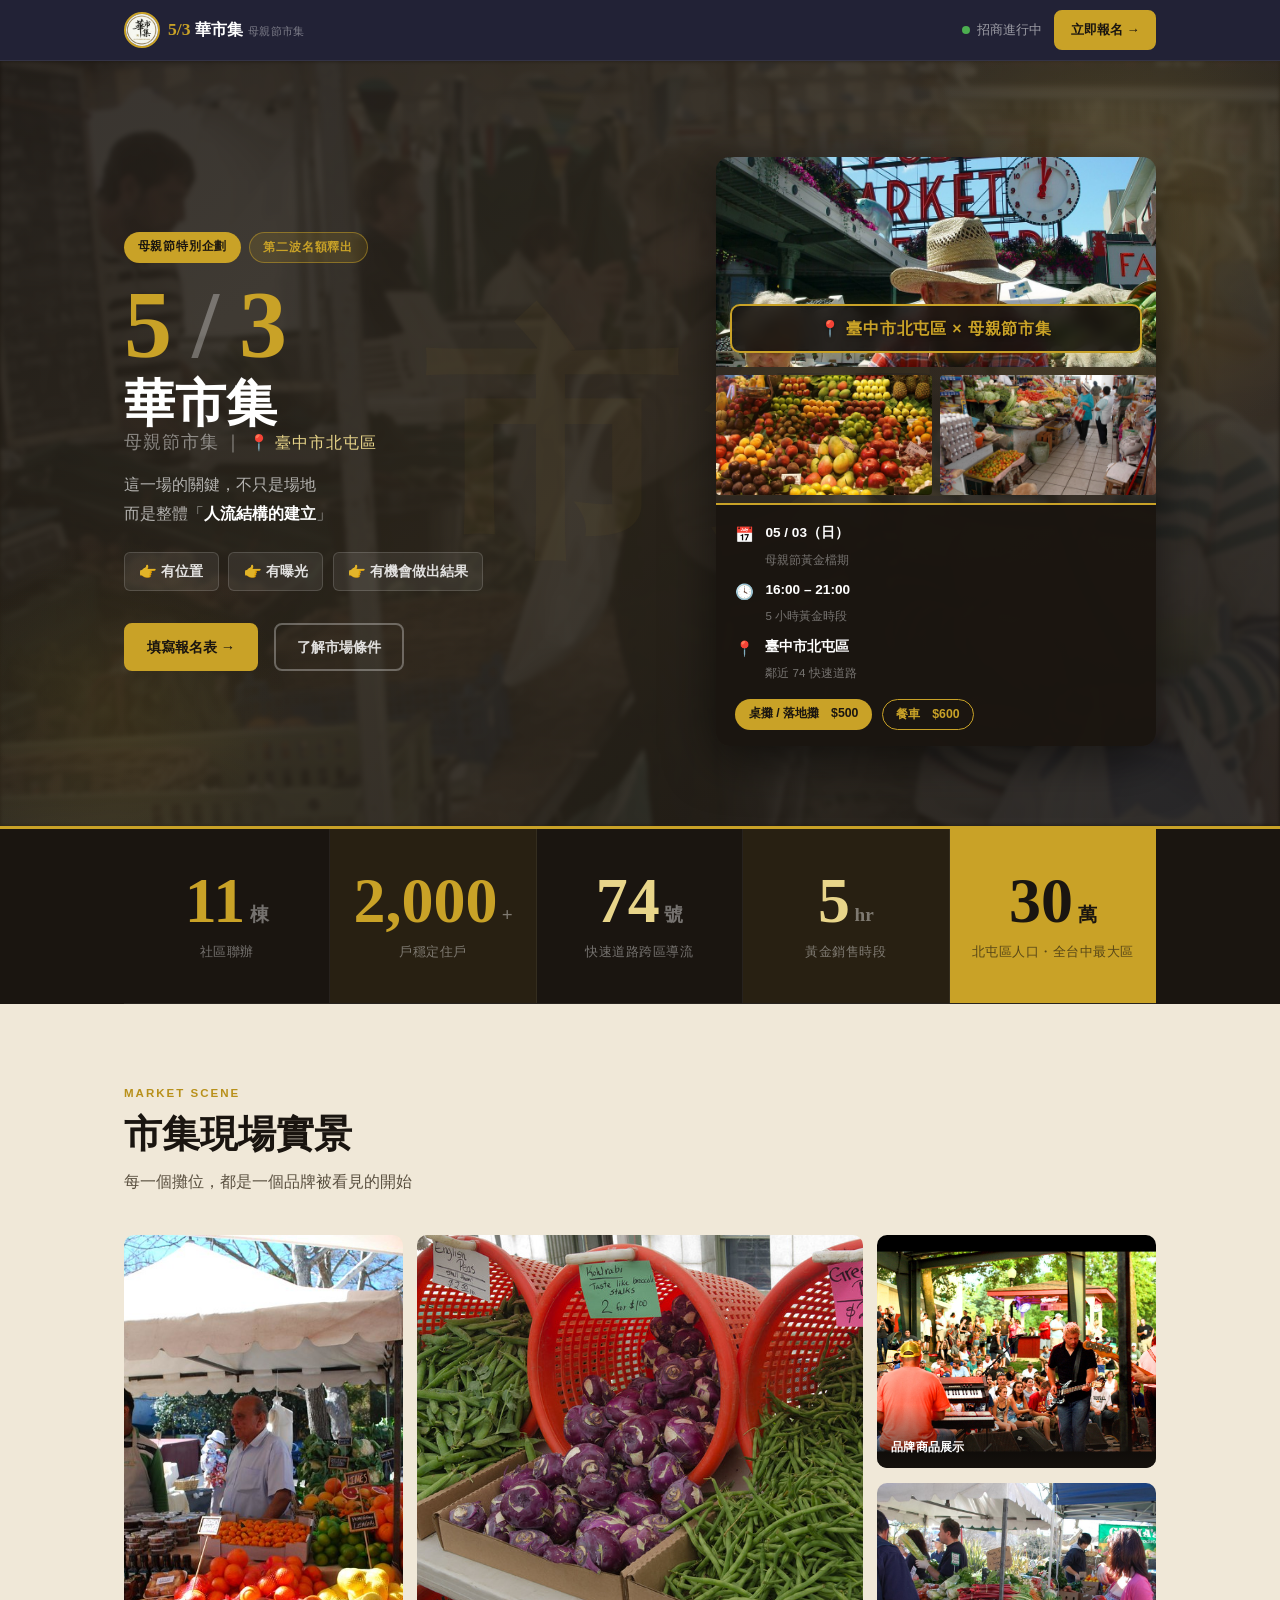
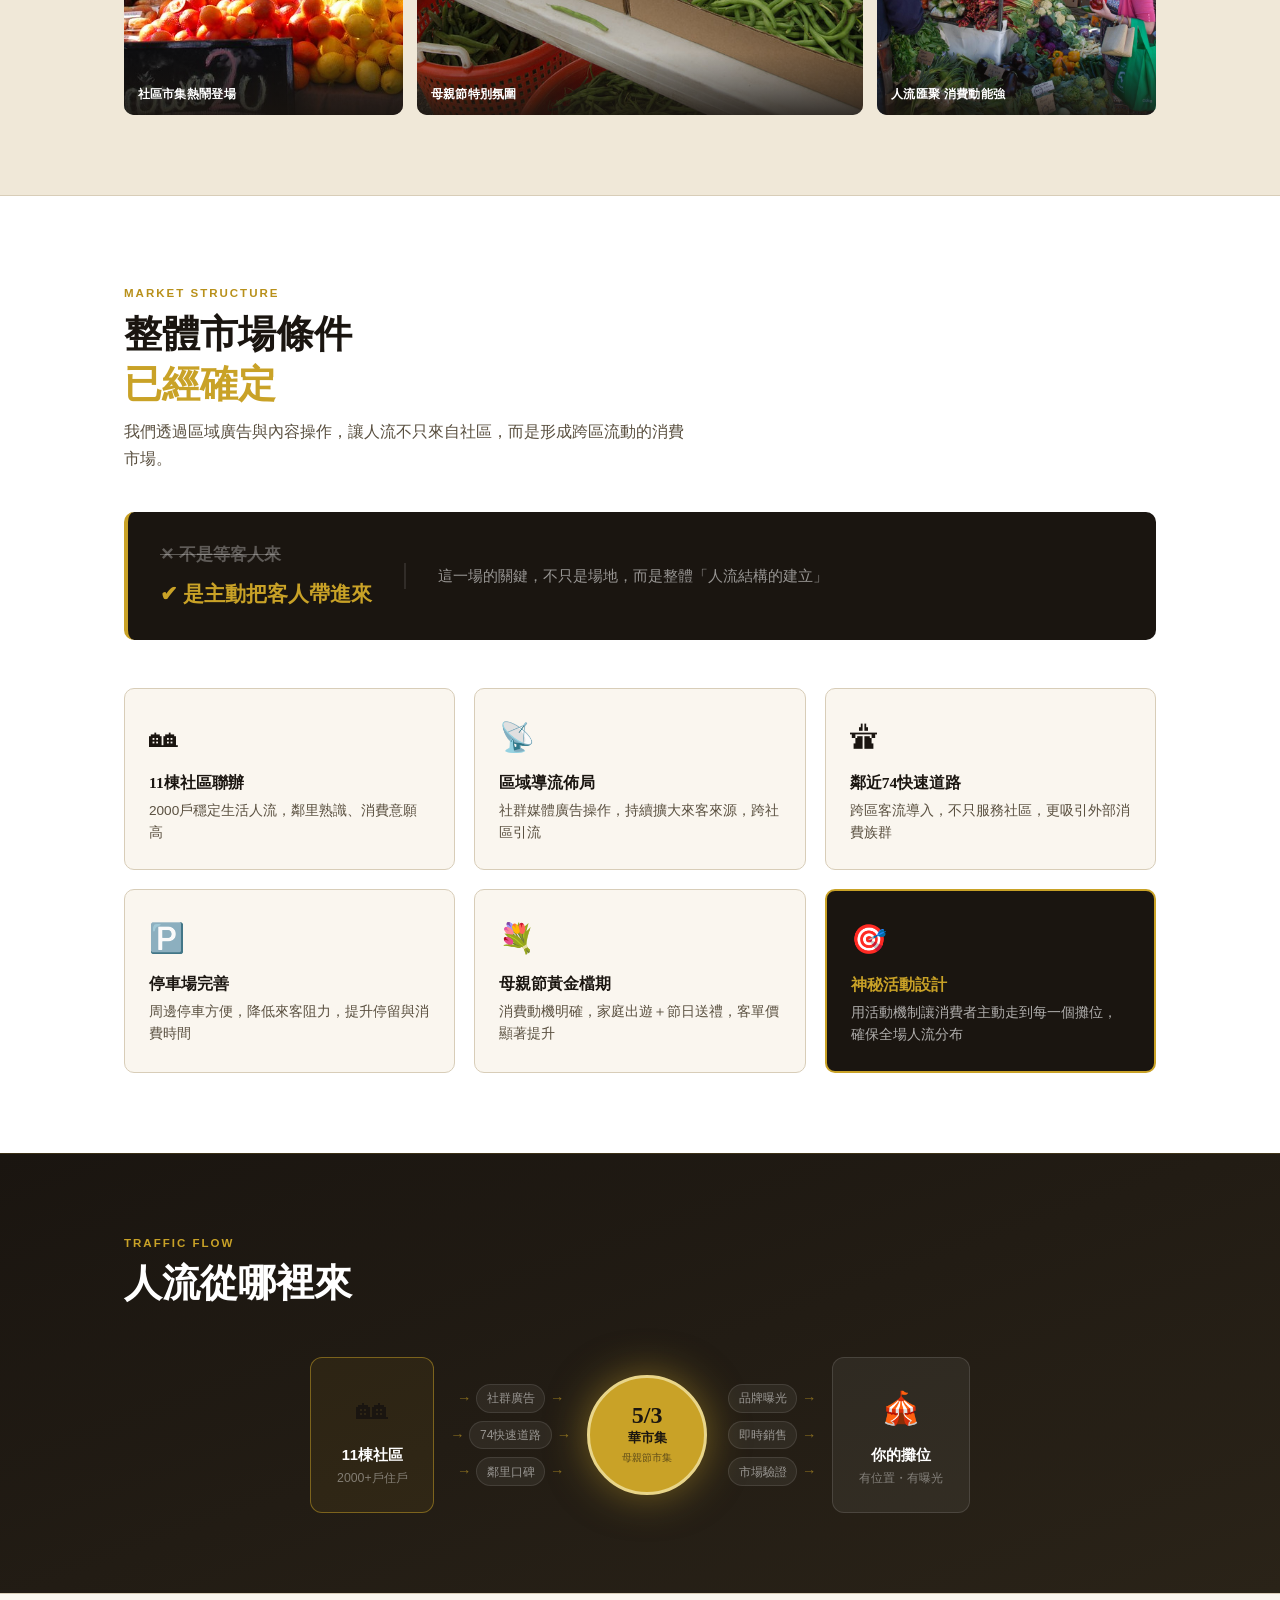
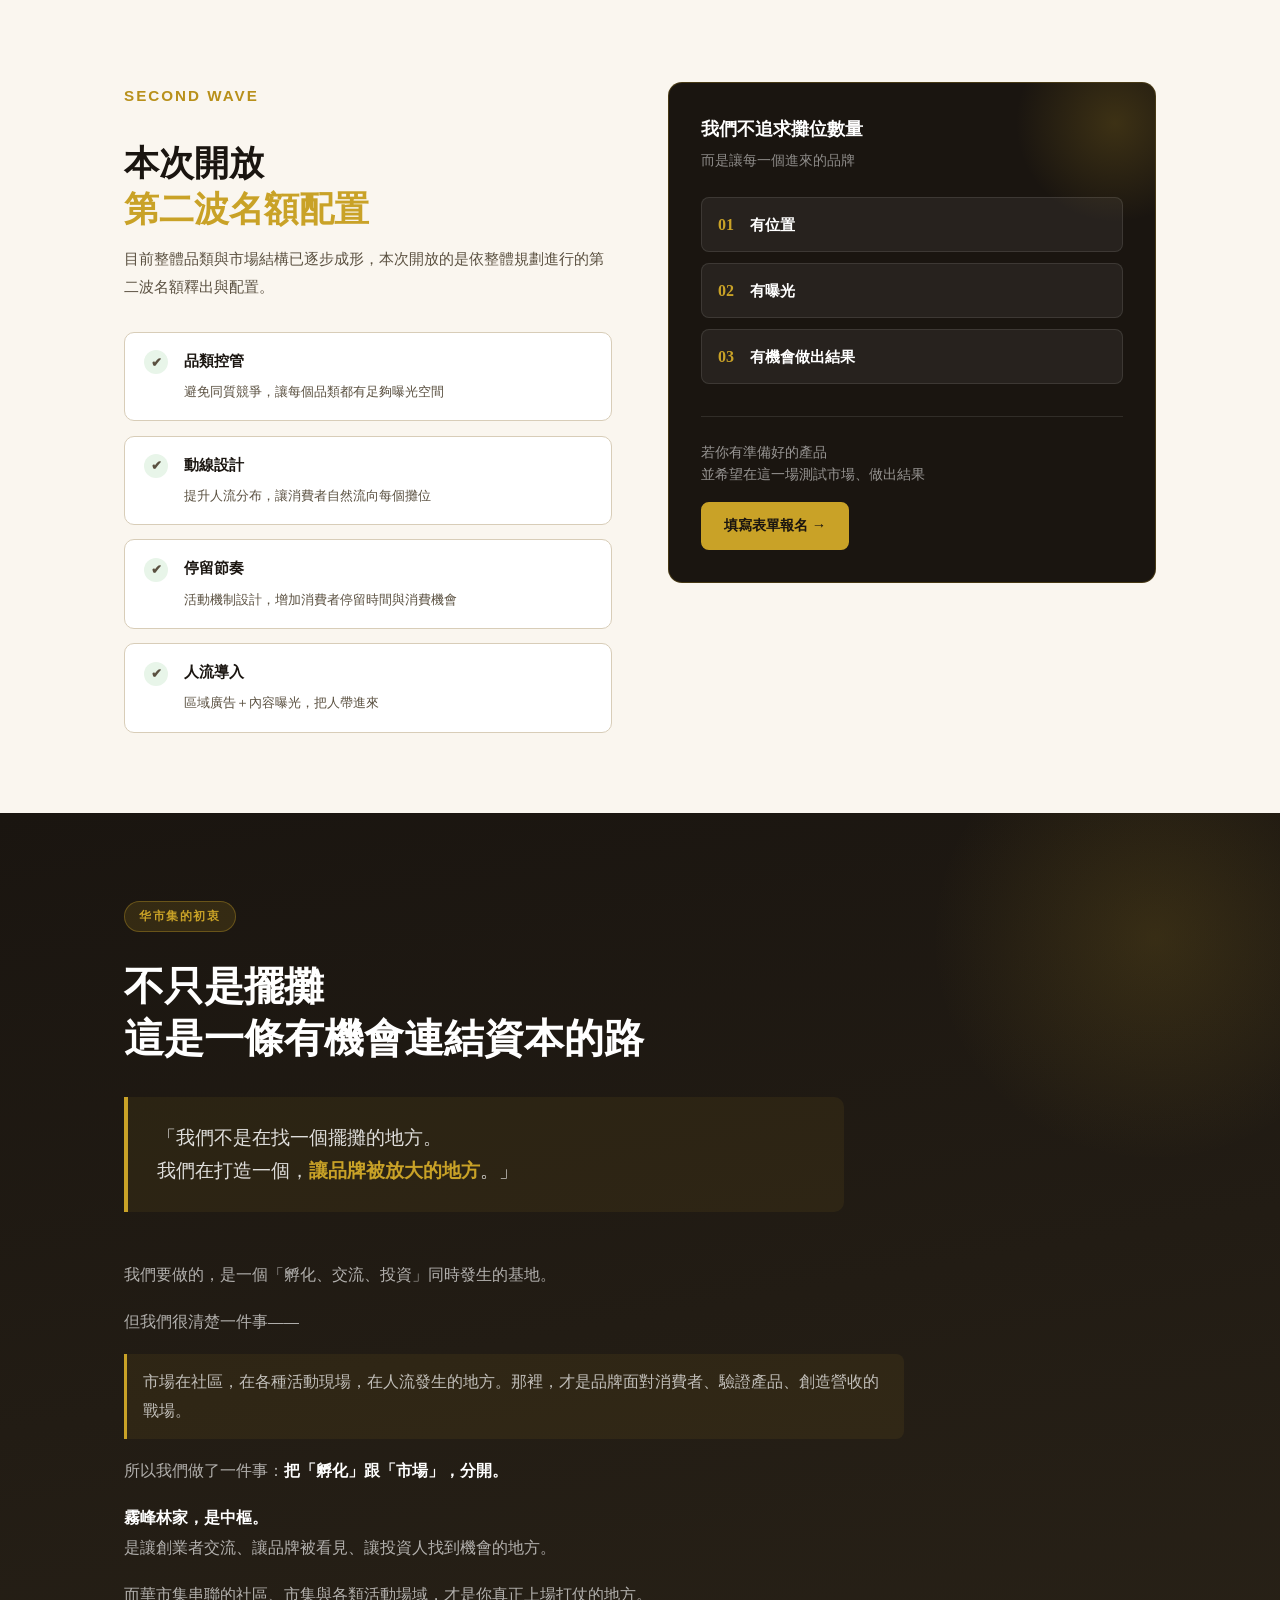
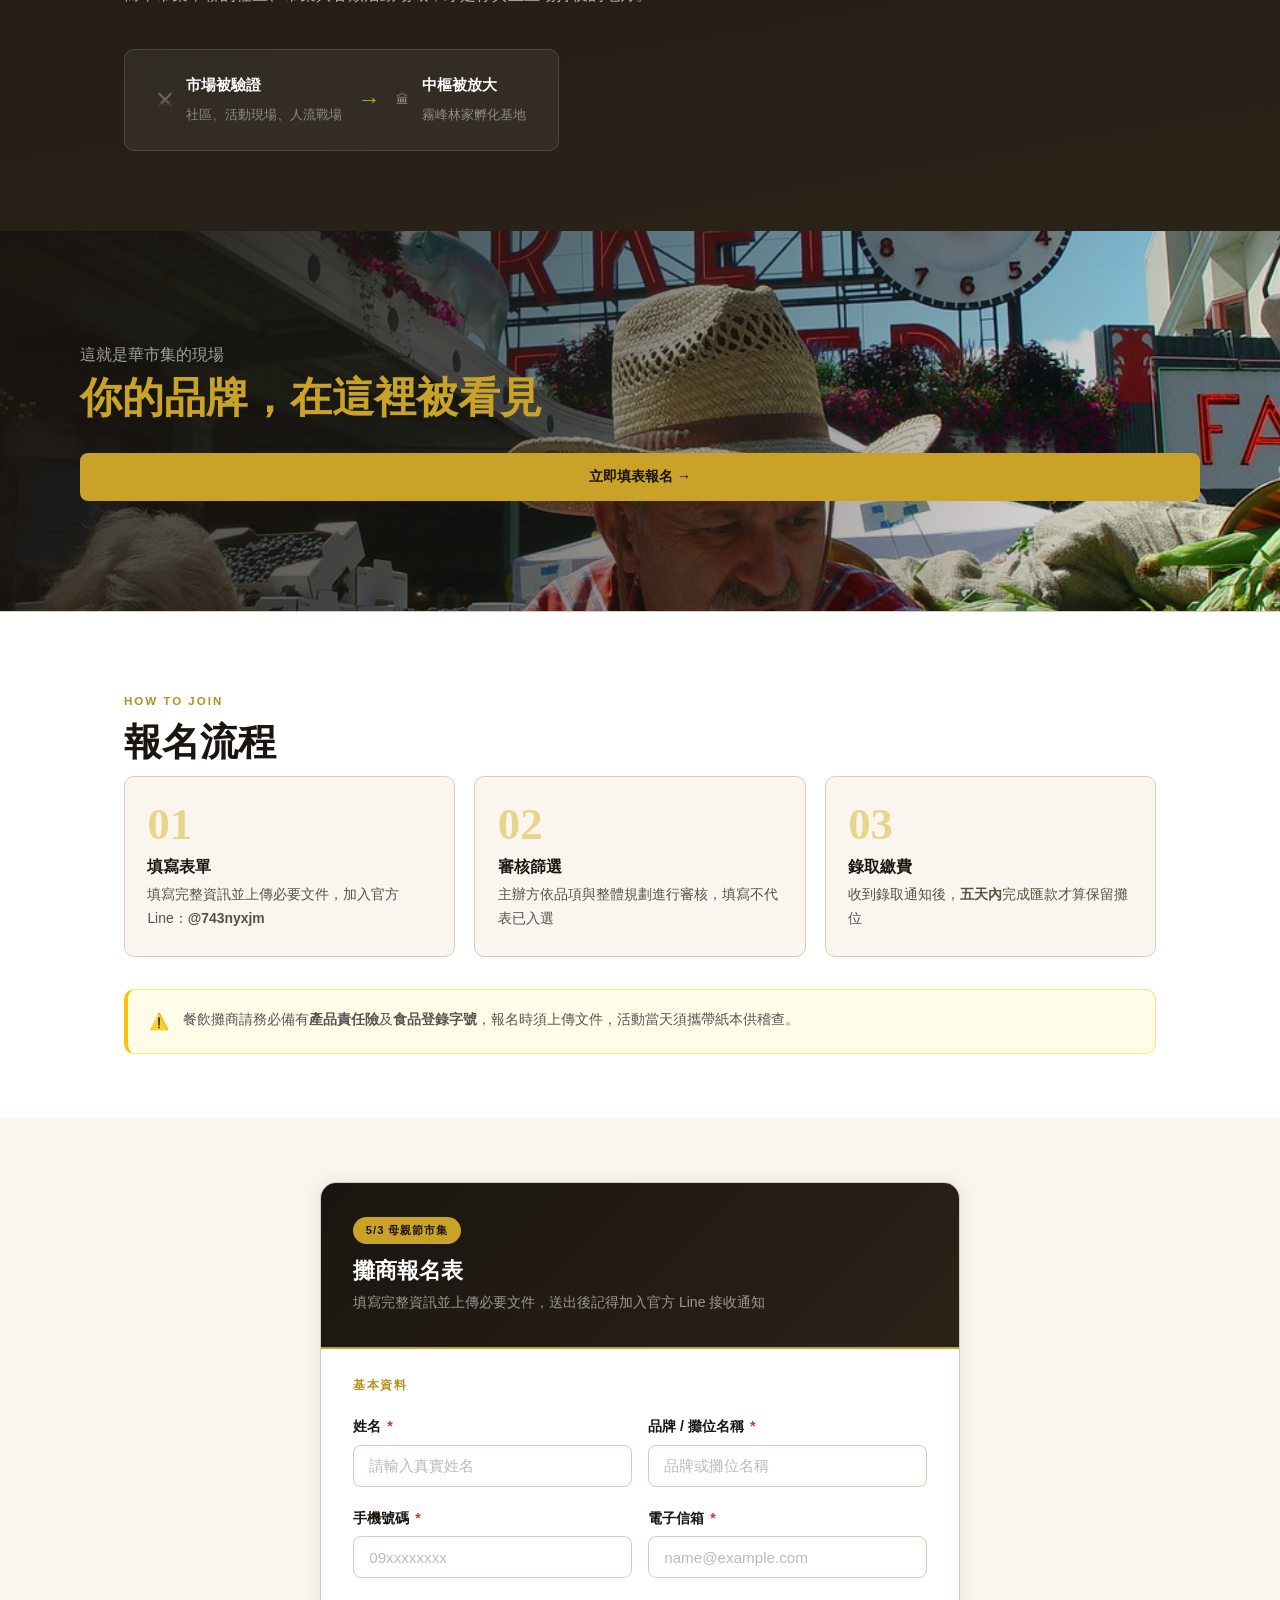
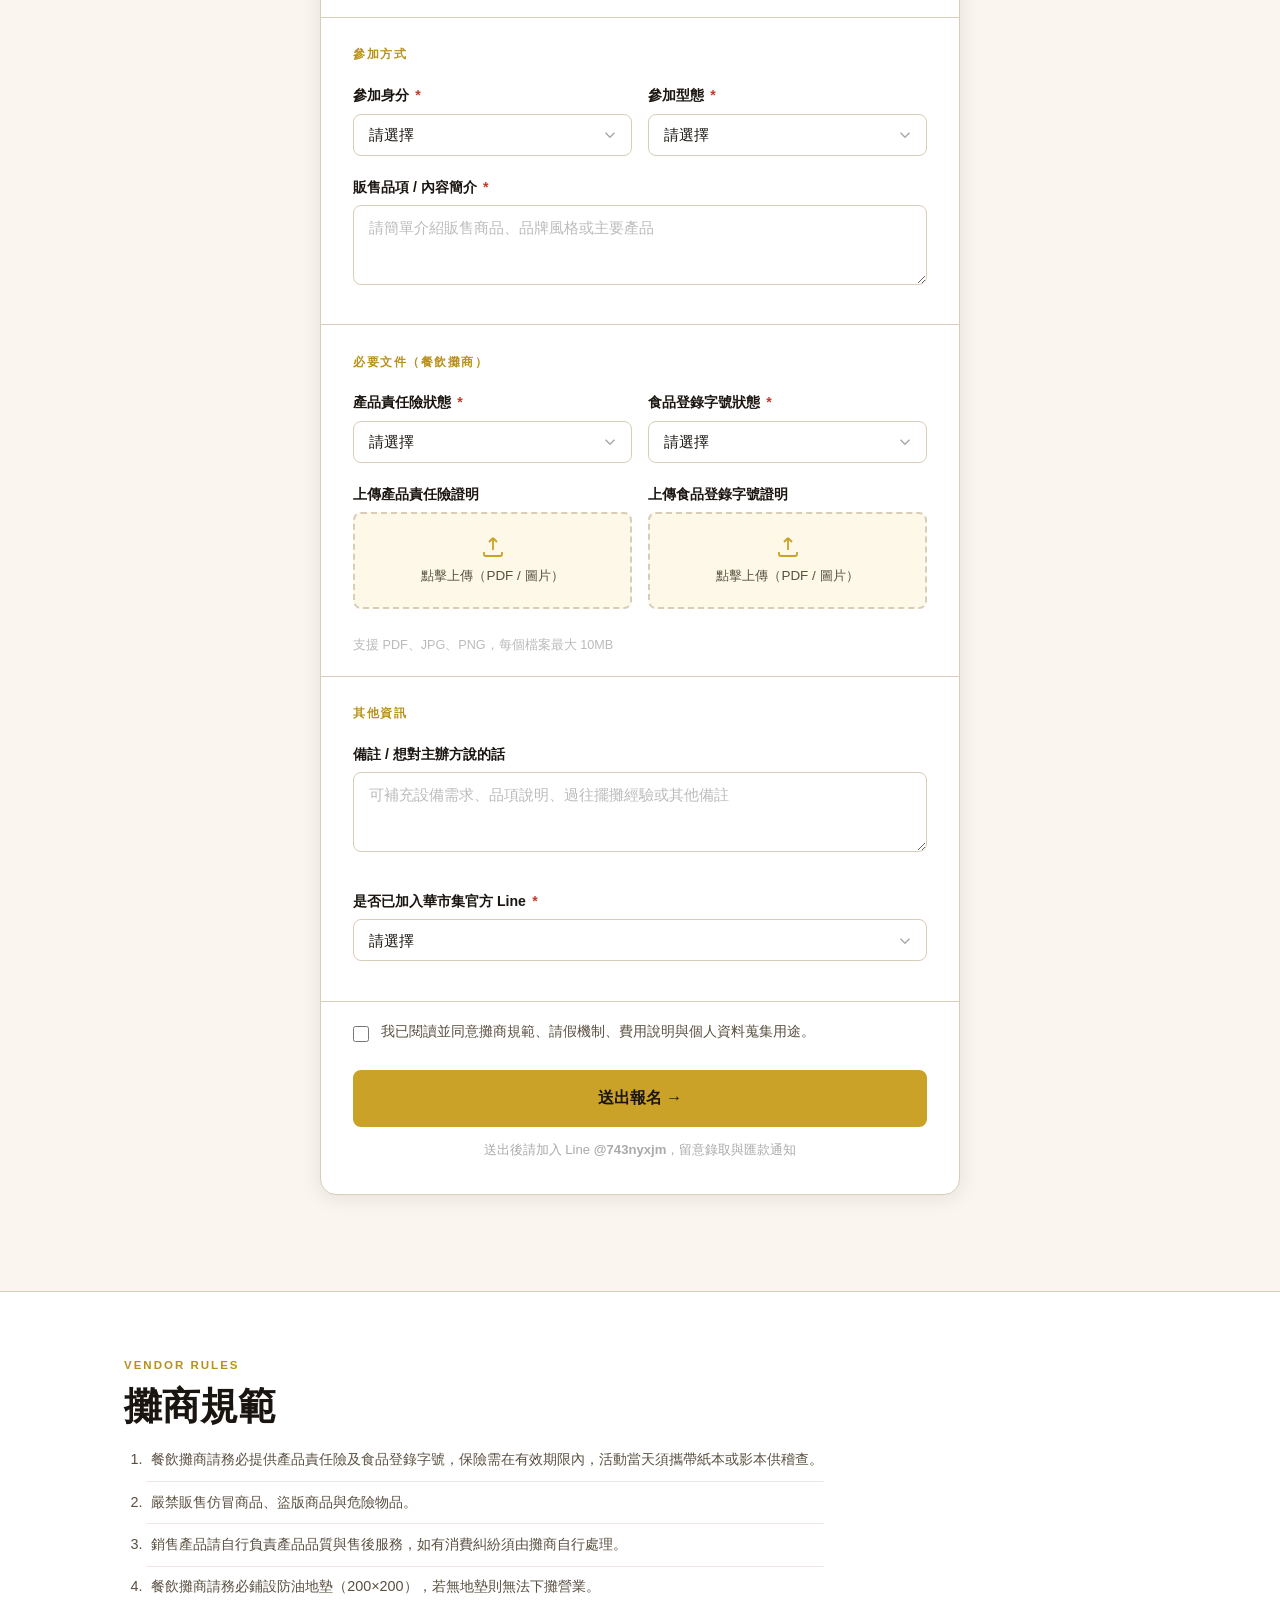
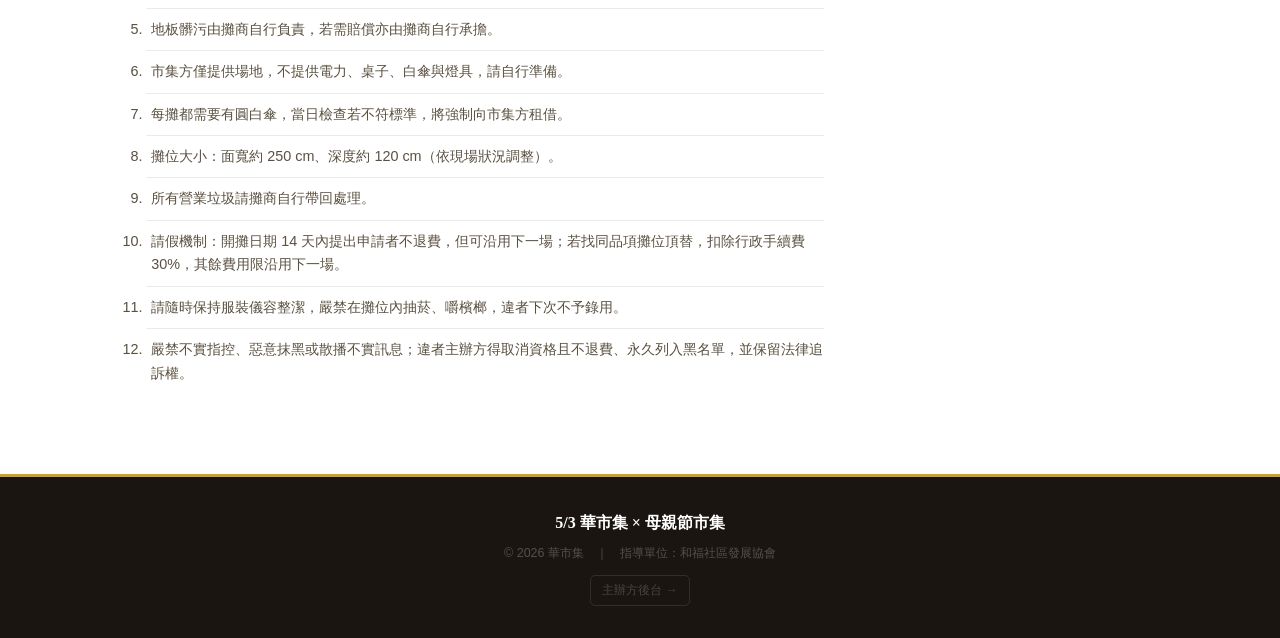
<file: index.html>
<!DOCTYPE html>
<html lang="zh-Hant">
<head>
  <meta charset="UTF-8">
  <meta name="viewport" content="width=device-width, initial-scale=1.0">
  <meta http-equiv="Content-Security-Policy" content="default-src 'self'; script-src 'self' 'unsafe-inline'; style-src 'self' 'unsafe-inline' https://fonts.googleapis.com; font-src https://fonts.gstatic.com; img-src 'self' data: blob: https://live.staticflickr.com; connect-src https://script.google.com https://script.googleusercontent.com; frame-ancestors 'none'; base-uri 'self';">
  <meta http-equiv="X-Content-Type-Options" content="nosniff">
  <meta name="referrer" content="no-referrer">
  <title>5/3 華市集 × 母親節市集 — 招商報名</title>
  <meta name="description" content="5/3 華市集母親節檔期。11棟社區聯辦、2000戶住戶、母親節黃金檔期。品類控管、人流結構已建立，現開放第二波招商。">
  <link rel="preconnect" href="https://fonts.googleapis.com">
  <link rel="preconnect" href="https://fonts.gstatic.com" crossorigin>
  <link href="https://fonts.googleapis.com/css2?family=Noto+Serif+TC:wght@500;700;900&family=Noto+Sans+TC:wght@400;500;600;700&display=swap" rel="stylesheet">
  <link rel="stylesheet" href="styles.css">
</head>
<body>

  <!-- ── HEADER ── -->
  <header class="site-header">
    <div class="container header-inner">
      <a href="#" class="brand">
        <img src="logo.jpg" alt="華市集" class="brand-logo">
        <div class="brand-text">
          <span class="brand-date">5/3</span>
          <span class="brand-name">華市集</span>
          <span class="brand-tag">母親節市集</span>
        </div>
      </a>
      <div class="header-right">
        <span class="header-status">
          <span class="dot-pulse"></span> 招商進行中
        </span>
        <a href="#form" class="btn btn-primary btn-sm">立即報名 →</a>
      </div>
    </div>
  </header>

  <!-- ── HERO ── -->
  <section class="hero">

    <div class="hero-bg-photo" aria-hidden="true">
      <img src="photos/market-bg.jpg" alt="">
    </div>
    <!-- 背景文字裝飾 -->
    <div class="hero-bg-deco" aria-hidden="true">市集</div>
    <div class="container hero-inner">
      <div class="hero-left">
        <div class="hero-badge-row">
          <span class="badge-event">母親節特別企劃</span>
          <span class="badge-wave">第二波名額釋出</span>
        </div>
        <h1>
          <span class="h1-date">5 <em>/</em> 3</span>
          <span class="h1-main">華市集</span>
          <span class="h1-sub">母親節市集 ｜ <em class="h1-loc">📍 臺中市北屯區</em></span>
        </h1>
        <p class="hero-desc">
          這一場的關鍵，不只是場地<br>
          而是整體「<strong>人流結構的建立</strong>」
        </p>
        <div class="hero-promise">
          <span>👉 有位置</span>
          <span>👉 有曝光</span>
          <span>👉 有機會做出結果</span>
        </div>
        <div class="hero-cta-row">
          <a href="#form" class="btn btn-primary">填寫報名表 →</a>
          <a href="#pitch" class="btn btn-outline-w">了解市場條件</a>
        </div>
      </div>
      <div class="hero-right">
        <div class="hero-photocol">

          <div class="hpc-main">
            <img src="photos/market-main.jpg" alt="市集現場">
            <div class="hpc-badge">📍 臺中市北屯區 × 母親節市集</div>
          </div>

          <div class="hpc-sub">
            <div class="hpc-sm"><img src="photos/market-bbq.jpg" alt="攤位現場"></div>
            <div class="hpc-sm"><img src="photos/market-night1.jpg" alt="市集人流"></div>
          </div>
          <!-- 活動資訊條 -->
          <div class="hpc-info">
            <div class="hpi-row">
              <div class="hpi-item"><span>📅</span><div><b>05 / 03（日）</b><small>母親節黃金檔期</small></div></div>
              <div class="hpi-item"><span>🕓</span><div><b>16:00 – 21:00</b><small>5 小時黃金時段</small></div></div>
              <div class="hpi-item"><span>📍</span><div><b>臺中市北屯區</b><small>鄰近 74 快速道路</small></div></div>
            </div>
            <div class="hpi-fee">
              <span class="fee-tag">桌攤 / 落地攤　$500</span>
              <span class="fee-tag fee-tag--outline">餐車　$600</span>
            </div>
          </div>
        </div>
      </div>
    </div>
  </section>

  <!-- ── STATS 數字牆 ── -->
  <section class="stats-section">
    <div class="container">
      <div class="stats-grid">
        <div class="stat-item">
          <div class="stat-num" data-target="11">0</div>
          <div class="stat-unit">棟</div>
          <div class="stat-label">社區聯辦</div>
        </div>
        <div class="stat-item stat-item--mid">
          <div class="stat-num" data-target="2000">0</div>
          <div class="stat-unit">+</div>
          <div class="stat-label">戶穩定住戶</div>
        </div>
        <div class="stat-item">
          <div class="stat-num stat-text">74</div>
          <div class="stat-unit">號</div>
          <div class="stat-label">快速道路跨區導流</div>
        </div>
        <div class="stat-item stat-item--mid">
          <div class="stat-num stat-text">5</div>
          <div class="stat-unit">hr</div>
          <div class="stat-label">黃金銷售時段</div>
        </div>
        <div class="stat-item stat-item--accent">
          <div class="stat-num stat-text">30</div>
          <div class="stat-unit">萬</div>
          <div class="stat-label">北屯區人口・全台中最大區</div>
        </div>
      </div>
    </div>
  </section>

  <!-- ── 市集現場實景 ── -->
  <section class="scene-section">
    <div class="container">
      <p class="sec-eyebrow">Market Scene</p>
      <h2 class="sec-title">市集現場實景</h2>
      <p class="sec-desc">每一個攤位，都是一個品牌被看見的開始</p>

      <div class="scene-grid">
        <div class="sg-item sg-tall">
          <img src="photos/market-outdoor.jpg" alt="社區市集現場">
          <div class="sg-cap">社區市集熱鬧登場</div>
        </div>
        <div class="sg-col">
          <div class="sg-item">
            <img src="photos/market-games.jpg" alt="品牌商品展示">
            <div class="sg-cap">品牌商品展示</div>
          </div>
          <div class="sg-item">
            <img src="photos/market-food.jpg" alt="市集人流">
            <div class="sg-cap">人流匯聚 消費動能強</div>
          </div>
        </div>
        <div class="sg-item sg-tall">
          <img src="photos/market-siopak.jpg" alt="母親節氛圍">
          <div class="sg-cap">母親節特別氛圍</div>
        </div>
      </div>
    </div>
  </section>

  <!-- ── PITCH 市場條件 ── -->
  <section class="pitch-section" id="pitch">
    <div class="container">
      <div class="pitch-top">
        <p class="sec-eyebrow">Market Structure</p>
        <h2 class="sec-title">整體市場條件<br><span>已經確定</span></h2>
        <p class="sec-desc">我們透過區域廣告與內容操作，讓人流不只來自社區，而是形成跨區流動的消費市場。</p>
      </div>

      <!-- 大口號 -->
      <div class="pitch-slogan">
        <div class="slogan-left">
          <div class="slogan-no">✕ 不是等客人來</div>
          <div class="slogan-yes">✔ 是主動把客人帶進來</div>
        </div>
        <div class="slogan-right">
          <p>這一場的關鍵，不只是場地，而是整體「人流結構的建立」</p>
        </div>
      </div>

      <!-- 條件 checklist -->
      <div class="conditions-grid">
        <div class="condition-card">
          <div class="cc-icon">🏘</div>
          <h4>11棟社區聯辦</h4>
          <p>2000戶穩定生活人流，鄰里熟識、消費意願高</p>
        </div>
        <div class="condition-card">
          <div class="cc-icon">📡</div>
          <h4>區域導流佈局</h4>
          <p>社群媒體廣告操作，持續擴大來客來源，跨社區引流</p>
        </div>
        <div class="condition-card">
          <div class="cc-icon">🛣</div>
          <h4>鄰近74快速道路</h4>
          <p>跨區客流導入，不只服務社區，更吸引外部消費族群</p>
        </div>
        <div class="condition-card">
          <div class="cc-icon">🅿️</div>
          <h4>停車場完善</h4>
          <p>周邊停車方便，降低來客阻力，提升停留與消費時間</p>
        </div>
        <div class="condition-card">
          <div class="cc-icon">💐</div>
          <h4>母親節黃金檔期</h4>
          <p>消費動機明確，家庭出遊＋節日送禮，客單價顯著提升</p>
        </div>
        <div class="condition-card condition-card--highlight">
          <div class="cc-icon">🎯</div>
          <h4>神秘活動設計</h4>
          <p>用活動機制讓消費者主動走到每一個攤位，確保全場人流分布</p>
        </div>
      </div>
    </div>
  </section>

  <!-- ── 人流結構視覺化 ── -->
  <section class="flow-viz-section">
    <div class="container">
      <p class="sec-eyebrow">Traffic Flow</p>
      <h2 class="sec-title">人流從哪裡來</h2>
      <div class="flow-diagram">
        <div class="flow-source">
          <div class="fs-item fs-item--main">
            <div class="fs-icon">🏘</div>
            <div class="fs-label">11棟社區</div>
            <div class="fs-sub">2000+戶住戶</div>
          </div>
        </div>
        <div class="flow-arrows">
          <div class="fa-line fa-line--1">
            <span class="fa-tag">社群廣告</span>
          </div>
          <div class="fa-line fa-line--2">
            <span class="fa-tag">74快速道路</span>
          </div>
          <div class="fa-line fa-line--3">
            <span class="fa-tag">鄰里口碑</span>
          </div>
        </div>
        <div class="flow-center">
          <div class="fc-badge">5/3</div>
          <div class="fc-label">華市集</div>
          <div class="fc-sub">母親節市集</div>
        </div>
        <div class="flow-arrows flow-arrows--right">
          <div class="fa-line fa-line--r1">
            <span class="fa-tag">品牌曝光</span>
          </div>
          <div class="fa-line fa-line--r2">
            <span class="fa-tag">即時銷售</span>
          </div>
          <div class="fa-line fa-line--r3">
            <span class="fa-tag">市場驗證</span>
          </div>
        </div>
        <div class="flow-target">
          <div class="ft-item">
            <div class="ft-icon">🎪</div>
            <div class="ft-label">你的攤位</div>
            <div class="ft-sub">有位置・有曝光</div>
          </div>
        </div>
      </div>
    </div>
  </section>

  <!-- ── 品類配置 ── -->
  <section class="config-section" id="config">
    <div class="container">
      <div class="config-inner">
        <div class="config-left">
          <p class="sec-eyebrow">Second Wave</p>
          <h2>本次開放<br><span>第二波名額配置</span></h2>
          <p>目前整體品類與市場結構已逐步成形，本次開放的是依整體規劃進行的第二波名額釋出與配置。</p>
          <div class="config-checks">
            <div class="cc-row">
              <span class="cc-check">✔</span>
              <div>
                <strong>品類控管</strong>
                <span>避免同質競爭，讓每個品類都有足夠曝光空間</span>
              </div>
            </div>
            <div class="cc-row">
              <span class="cc-check">✔</span>
              <div>
                <strong>動線設計</strong>
                <span>提升人流分布，讓消費者自然流向每個攤位</span>
              </div>
            </div>
            <div class="cc-row">
              <span class="cc-check">✔</span>
              <div>
                <strong>停留節奏</strong>
                <span>活動機制設計，增加消費者停留時間與消費機會</span>
              </div>
            </div>
            <div class="cc-row">
              <span class="cc-check">✔</span>
              <div>
                <strong>人流導入</strong>
                <span>區域廣告＋內容曝光，把人帶進來</span>
              </div>
            </div>
          </div>
        </div>
        <div class="config-right">
          <div class="config-promise-box">
            <p class="cp-title">我們不追求攤位數量</p>
            <p class="cp-sub">而是讓每一個進來的品牌</p>
            <div class="cp-items">
              <div class="cp-item">
                <span class="cp-num">01</span>
                <span class="cp-text">有位置</span>
              </div>
              <div class="cp-item">
                <span class="cp-num">02</span>
                <span class="cp-text">有曝光</span>
              </div>
              <div class="cp-item">
                <span class="cp-num">03</span>
                <span class="cp-text">有機會做出結果</span>
              </div>
            </div>
            <div class="cp-cta">
              <p>若你有準備好的產品<br>並希望在這一場測試市場、做出結果</p>
              <a href="#form" class="btn btn-primary">填寫表單報名 →</a>
            </div>
          </div>
        </div>
      </div>
    </div>
  </section>

  <!-- ── 初衷 ── -->
  <section class="mission-section" id="mission">
    <div class="container">
      <div class="mission-eyebrow">
        <span class="label-tag-dark">华市集的初衷</span>
      </div>
      <h2 class="mission-headline">不只是擺攤<br>這是一條有機會連結資本的路</h2>

      <div class="mission-quote-block">
        「我們不是在找一個擺攤的地方。<br>
        我們在打造一個，<em>讓品牌被放大的地方</em>。」
      </div>

      <div class="mission-single">
        <p>我們要做的，是一個「孵化、交流、投資」同時發生的基地。</p>
        <p>但我們很清楚一件事——</p>
        <p class="mission-hl">市場在社區，在各種活動現場，在人流發生的地方。那裡，才是品牌面對消費者、驗證產品、創造營收的戰場。</p>
        <p>所以我們做了一件事：<strong>把「孵化」跟「市場」，分開。</strong></p>
        <p>
          <strong>霧峰林家，是中樞。</strong><br>
          是讓創業者交流、讓品牌被看見、讓投資人找到機會的地方。
        </p>
        <p>而華市集串聯的社區、市集與各類活動場域，才是你真正上場打仗的地方。</p>
      </div>

      <div class="mission-flow-row">
        <div class="mfr-item">
          <span class="mfr-icon">⚔️</span>
          <div>
            <strong>市場被驗證</strong>
            <span>社區、活動現場、人流戰場</span>
          </div>
        </div>
        <div class="mfr-arrow">→</div>
        <div class="mfr-item">
          <span class="mfr-icon">🏛</span>
          <div>
            <strong>中樞被放大</strong>
            <span>霧峰林家孵化基地</span>
          </div>
        </div>
      </div>
    </div>
  </section>

  <!-- ── 照片橫幅 ── -->

  <div class="photo-banner">
    <img src="photos/market-main.jpg" alt="華市集市集現場">
    <div class="pb-content">
      <p class="pb-sub">這就是華市集的現場</p>
      <h3 class="pb-title">你的品牌，在這裡被看見</h3>
      <a href="#form" class="btn btn-primary">立即填表報名 →</a>
    </div>
  </div>

  <!-- ── 報名流程 ── -->
  <section class="steps-section">
    <div class="container">
      <p class="sec-eyebrow">How To Join</p>
      <h2 class="sec-title">報名流程</h2>
      <div class="steps">
        <div class="step">
          <div class="step-n">01</div>
          <h3>填寫表單</h3>
          <p>填寫完整資訊並上傳必要文件，加入官方 Line：<strong>@743nyxjm</strong></p>
        </div>
        <div class="step">
          <div class="step-n">02</div>
          <h3>審核篩選</h3>
          <p>主辦方依品項與整體規劃進行審核，填寫不代表已入選</p>
        </div>
        <div class="step">
          <div class="step-n">03</div>
          <h3>錄取繳費</h3>
          <p>收到錄取通知後，<strong>五天內</strong>完成匯款才算保留攤位</p>
        </div>
      </div>
      <div class="notice-bar">
        <span>⚠️</span>
        <p>餐飲攤商請務必備有<strong>產品責任險</strong>及<strong>食品登錄字號</strong>，報名時須上傳文件，活動當天須攜帶紙本供稽查。</p>
      </div>
    </div>
  </section>

  <!-- ── 報名表單 ── -->
  <section class="form-section" id="form">
    <div class="container">
      <div class="form-wrap">
        <div class="form-topbar">
          <div class="form-topbar-inner">
            <div class="ftb-badge">5/3 母親節市集</div>
            <h2>攤商報名表</h2>
            <p>填寫完整資訊並上傳必要文件，送出後記得加入官方 Line 接收通知</p>
          </div>
        </div>

        <form id="registration-form" novalidate>

          <!-- 基本資料 -->
          <div class="fgroup">
            <p class="fgroup-title">基本資料</p>
            <div class="pair">
              <label class="field">
                <span class="field-label">姓名 <em>*</em></span>
                <input type="text" name="fullName" placeholder="請輸入真實姓名" required>
                <small class="emsg"></small>
              </label>
              <label class="field">
                <span class="field-label">品牌 / 攤位名稱 <em>*</em></span>
                <input type="text" name="organization" placeholder="品牌或攤位名稱" required>
                <small class="emsg"></small>
              </label>
            </div>
            <div class="pair">
              <label class="field">
                <span class="field-label">手機號碼 <em>*</em></span>
                <input type="tel" name="phone" placeholder="09xxxxxxxx" required>
                <small class="emsg"></small>
              </label>
              <label class="field">
                <span class="field-label">電子信箱 <em>*</em></span>
                <input type="email" name="email" placeholder="name@example.com" required>
                <small class="emsg"></small>
              </label>
            </div>
          </div>

          <!-- 參加方式 -->
          <div class="fgroup">
            <p class="fgroup-title">參加方式</p>
            <div class="pair">
              <label class="field">
                <span class="field-label">參加身分 <em>*</em></span>
                <select name="vendorIdentity" required>
                  <option value="">請選擇</option>
                  <option value="new">新攤友</option>
                  <option value="returning">舊攤友（已參加過華市集）</option>
                </select>
                <small class="emsg"></small>
              </label>
              <label class="field">
                <span class="field-label">參加型態 <em>*</em></span>
                <select name="boothType" required>
                  <option value="">請選擇</option>
                  <option value="booth">桌攤 / 落地攤（$500）</option>
                  <option value="truck">餐車（$600）</option>
                </select>
                <small class="emsg"></small>
              </label>
            </div>
            <label class="field">
              <span class="field-label">販售品項 / 內容簡介 <em>*</em></span>
              <textarea name="productInfo" rows="3" placeholder="請簡單介紹販售商品、品牌風格或主要產品" required></textarea>
              <small class="emsg"></small>
            </label>
          </div>

          <!-- 必要文件 -->
          <div class="fgroup">
            <p class="fgroup-title">必要文件（餐飲攤商）</p>
            <div class="pair">
              <label class="field">
                <span class="field-label">產品責任險狀態 <em>*</em></span>
                <select name="insurance" required>
                  <option value="">請選擇</option>
                  <option value="yes">已具備</option>
                  <option value="preparing">準備中</option>
                  <option value="na">非餐飲攤商</option>
                </select>
                <small class="emsg"></small>
              </label>
              <label class="field">
                <span class="field-label">食品登錄字號狀態 <em>*</em></span>
                <select name="foodRegistration" required>
                  <option value="">請選擇</option>
                  <option value="yes">已具備</option>
                  <option value="preparing">準備中</option>
                  <option value="na">非餐飲攤商</option>
                </select>
                <small class="emsg"></small>
              </label>
            </div>
            <div class="pair">
              <label class="field">
                <span class="field-label">上傳產品責任險證明</span>
                <input type="file" id="insuranceFile" name="insuranceFile" accept=".pdf,.jpg,.jpeg,.png">
                <div class="file-box" id="insurance-box">
                  <svg viewBox="0 0 24 24" fill="none" stroke-width="1.8"><path d="M12 15V3m0 0L8 7m4-4 4 4"/><path d="M3 17v2a2 2 0 002 2h14a2 2 0 002-2v-2"/></svg>
                  <span id="insurance-name">點擊上傳（PDF / 圖片）</span>
                </div>
                <small class="emsg"></small>
              </label>
              <label class="field">
                <span class="field-label">上傳食品登錄字號證明</span>
                <input type="file" id="foodFile" name="foodFile" accept=".pdf,.jpg,.jpeg,.png">
                <div class="file-box" id="food-box">
                  <svg viewBox="0 0 24 24" fill="none" stroke-width="1.8"><path d="M12 15V3m0 0L8 7m4-4 4 4"/><path d="M3 17v2a2 2 0 002 2h14a2 2 0 002-2v-2"/></svg>
                  <span id="food-name">點擊上傳（PDF / 圖片）</span>
                </div>
                <small class="emsg"></small>
              </label>
            </div>
            <p class="file-hint">支援 PDF、JPG、PNG，每個檔案最大 10MB</p>
          </div>

          <!-- 其他資訊 -->
          <div class="fgroup">
            <p class="fgroup-title">其他資訊</p>
            <label class="field">
              <span class="field-label">備註 / 想對主辦方說的話</span>
              <textarea name="motivation" rows="3" placeholder="可補充設備需求、品項說明、過往擺攤經驗或其他備註"></textarea>
              <small class="emsg"></small>
            </label>
            <label class="field">
              <span class="field-label">是否已加入華市集官方 Line <em>*</em></span>
              <select name="lineJoined" required>
                <option value="">請選擇</option>
                <option value="yes">是，已加入 @743nyxjm</option>
                <option value="no">尚未加入</option>
              </select>
              <small class="emsg"></small>
            </label>
          </div>

          <!-- 同意 -->
          <label class="check-field">
            <input type="checkbox" name="consent" required>
            <span>我已閱讀並同意攤商規範、請假機制、費用說明與個人資料蒐集用途。</span>
          </label>
          <small class="check-err"></small>

          <!-- Honeypot：人類看不到，機器人會填 -->
          <div style="position:absolute;left:-9999px;opacity:0;pointer-events:none;" aria-hidden="true">
            <label>Website <input type="text" name="website" tabindex="-1" autocomplete="off" value=""></label>
          </div>

          <!-- 送出 -->
          <div class="form-submit">
            <button type="submit" id="submit-btn" class="btn btn-primary btn-block">
              <span class="btn-text">送出報名 →</span>
              <span class="btn-loading" hidden>上傳中，請稍候…</span>
            </button>
            <p class="form-hint">送出後請加入 Line <strong>@743nyxjm</strong>，留意錄取與匯款通知</p>
          </div>
        </form>

        <!-- 送出成功 -->
        <div id="success-msg" class="success-msg" hidden>
          <div class="s-icon">🎉</div>
          <h3>報名資料已送出！</h3>
          <p>我們已收到你的攤商資料。請同步加入官方 Line <strong>@743nyxjm</strong>，留意後續錄取與匯款通知。</p>
          <div class="success-line-box">
            <p>官方 Line</p>
            <div class="suc-line-id">@743nyxjm</div>
          </div>
          <button type="button" id="reset-btn" class="btn btn-outline">再填一份</button>
        </div>
      </div>
    </div>
  </section>

  <!-- ── 攤商規範 ── -->
  <section class="rules-section">
    <div class="container">
      <p class="sec-eyebrow">Vendor Rules</p>
      <h2 class="sec-title">攤商規範</h2>
      <ol class="rules-list">
        <li>餐飲攤商請務必提供產品責任險及食品登錄字號，保險需在有效期限內，活動當天須攜帶紙本或影本供稽查。</li>
        <li>嚴禁販售仿冒商品、盜版商品與危險物品。</li>
        <li>銷售產品請自行負責產品品質與售後服務，如有消費糾紛須由攤商自行處理。</li>
        <li>餐飲攤商請務必鋪設防油地墊（200×200），若無地墊則無法下攤營業。</li>
        <li>地板髒污由攤商自行負責，若需賠償亦由攤商自行承擔。</li>
        <li>市集方僅提供場地，不提供電力、桌子、白傘與燈具，請自行準備。</li>
        <li>每攤都需要有圓白傘，當日檢查若不符標準，將強制向市集方租借。</li>
        <li>攤位大小：面寬約 250 cm、深度約 120 cm（依現場狀況調整）。</li>
        <li>所有營業垃圾請攤商自行帶回處理。</li>
        <li>請假機制：開攤日期 14 天內提出申請者不退費，但可沿用下一場；若找同品項攤位頂替，扣除行政手續費 30%，其餘費用限沿用下一場。</li>
        <li>請隨時保持服裝儀容整潔，嚴禁在攤位內抽菸、嚼檳榔，違者下次不予錄用。</li>
        <li>嚴禁不實指控、惡意抹黑或散播不實訊息；違者主辦方得取消資格且不退費、永久列入黑名單，並保留法律追訴權。</li>
      </ol>
    </div>
  </section>

  <!-- ── FOOTER ── -->
  <footer class="site-footer">
    <div class="container footer-inner">
      <div class="footer-brand">5/3 華市集 × 母親節市集</div>
      <p class="footer-copy">© 2026 華市集　｜　指導單位：和福社區發展協會</p>
      <a href="admin.html" class="admin-link">主辦方後台 →</a>
    </div>
  </footer>

  <script src="script.js"></script>
</body>
</html>
</file>
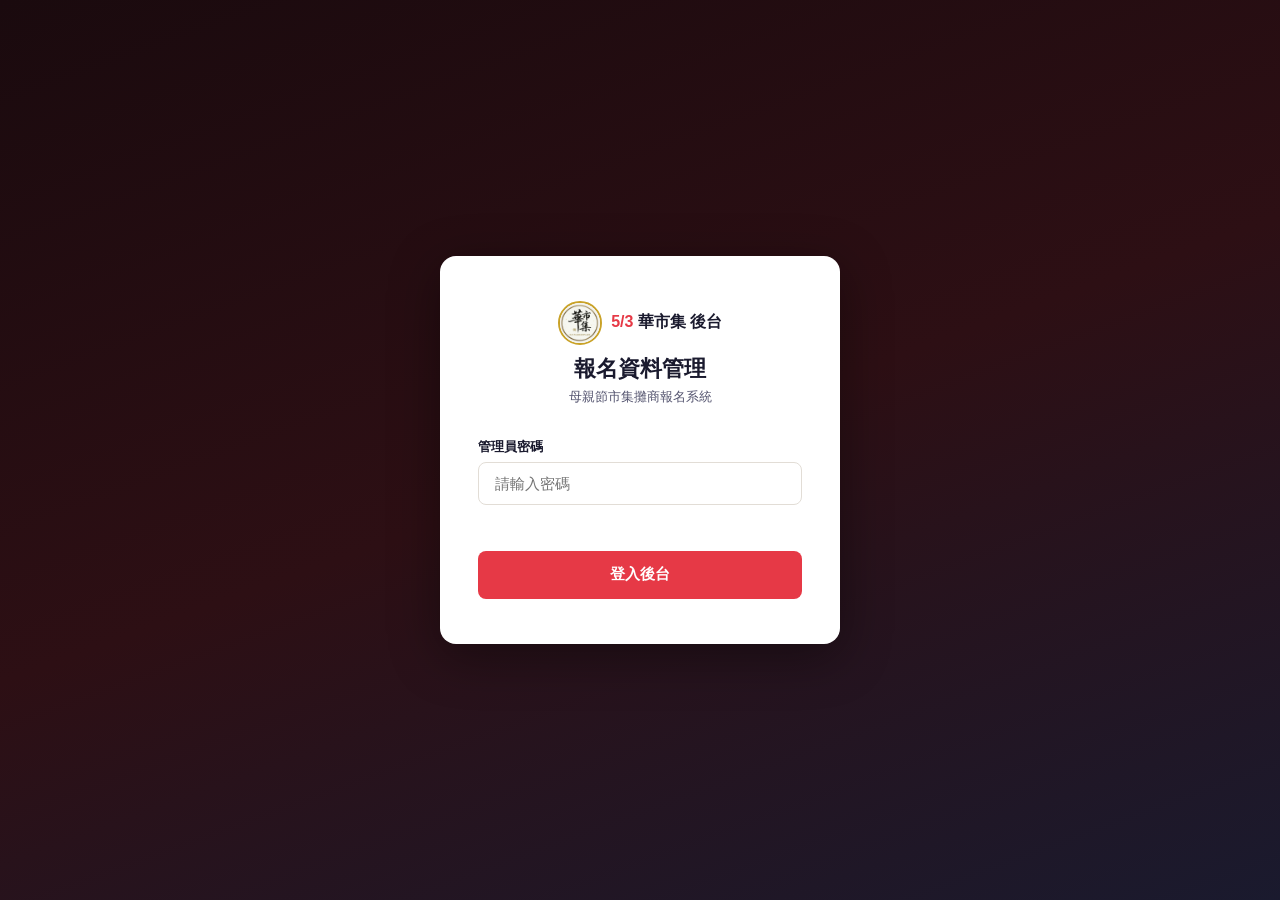
<file: admin.html>
<!DOCTYPE html>
<html lang="zh-Hant">
<head>
  <meta charset="UTF-8">
  <meta name="viewport" content="width=device-width, initial-scale=1.0">
  <meta http-equiv="Content-Security-Policy" content="default-src 'self'; script-src 'self' 'unsafe-inline'; style-src 'self' 'unsafe-inline' https://fonts.googleapis.com; font-src https://fonts.gstatic.com; img-src 'self' data: blob:; connect-src https://script.google.com https://script.googleusercontent.com; frame-ancestors 'none'; base-uri 'self';">
  <meta http-equiv="X-Content-Type-Options" content="nosniff">
  <meta name="referrer" content="no-referrer">
  <title>後台管理 — 5/3 華市集</title>
  <link rel="preconnect" href="https://fonts.googleapis.com">
  <link rel="preconnect" href="https://fonts.gstatic.com" crossorigin>
  <link href="https://fonts.googleapis.com/css2?family=Noto+Sans+TC:wght@400;500;600;700&display=swap" rel="stylesheet">
  <style>
    *, *::before, *::after { box-sizing: border-box; margin: 0; padding: 0; }
    [hidden] { display: none !important; }
    :root {
      --red:      #e63946;
      --red-dark: #b52a35;
      --red-pale: #fff5f5;
      --ink:      #1a1a2e;
      --sub:      #555570;
      --border:   #e2ddd6;
      --bg:       #f8f5f5;
      --white:    #ffffff;
      --green:    #2e7d32;
      --coral:    #e05a5a;
    }
    body { font-family: 'Noto Sans TC', sans-serif; font-size: 14px; background: var(--bg); color: var(--ink); min-height: 100vh; }
    a { color: var(--red); text-decoration: none; }
    a:hover { text-decoration: underline; }

    /* LOGIN */
    .login-screen {
      min-height: 100vh; display: flex; align-items: center; justify-content: center;
      background: linear-gradient(160deg, #1a0a0e 0%, #2d0f14 50%, #1a1a2e 100%);
      padding: 1.5rem;
    }
    .login-box {
      background: #fff; border-radius: 16px; padding: 2.8rem 2.4rem;
      max-width: 400px; width: 100%; box-shadow: 0 12px 50px rgba(0,0,0,.4);
      text-align: center;
    }
    .login-logo-wrap { display: flex; align-items: center; justify-content: center; gap: .6rem; margin-bottom: .5rem; }
    .login-logo-img { width: 44px; height: 44px; border-radius: 50%; object-fit: cover; border: 2px solid #c9a227; }
    .login-logo-text { font-size: 1rem; font-weight: 700; color: var(--ink); }
    .login-logo-text span { color: var(--red); }
    .login-title { font-size: 1.4rem; font-weight: 700; color: var(--ink); margin-bottom: .25rem; }
    .login-sub { font-size: .83rem; color: var(--sub); margin-bottom: 2rem; }
    .login-field { text-align: left; margin-bottom: 1rem; }
    .login-field label { display: block; font-size: .83rem; font-weight: 600; color: var(--ink); margin-bottom: .4rem; }
    .login-field input {
      width: 100%; padding: .75rem .95rem; border: 1.5px solid var(--border); border-radius: 8px;
      font-family: inherit; font-size: .95rem; color: var(--ink); transition: border-color .18s, box-shadow .18s;
    }
    .login-field input:focus { outline: none; border-color: var(--red); box-shadow: 0 0 0 3px rgba(230,57,70,.12); }
    .pwd-err { display: block; font-size: .8rem; color: var(--coral); margin-top: .35rem; min-height: 1rem; }
    .login-btn {
      width: 100%; padding: .85rem; background: var(--red); color: #fff;
      border: none; border-radius: 8px; font-family: inherit; font-size: .95rem;
      font-weight: 700; cursor: pointer; margin-top: .5rem; transition: background .2s;
    }
    .login-btn:hover { background: var(--red-dark); }

    /* ADMIN */
    #admin-screen { display: flex; flex-direction: column; min-height: 100vh; }
    .admin-header {
      position: sticky; top: 0; z-index: 100;
      background: var(--ink); border-bottom: 3px solid var(--red);
      padding: .8rem 1.5rem;
      display: flex; align-items: center; justify-content: space-between; gap: 1rem; flex-wrap: wrap;
    }
    .admin-header-left { display: flex; align-items: center; gap: .7rem; }
    .admin-logo { width: 32px; height: 32px; border-radius: 50%; object-fit: cover; border: 1.5px solid #c9a227; }
    .admin-brand { font-size: 1rem; font-weight: 700; color: #fff; white-space: nowrap; }
    .admin-brand span { color: var(--red); }
    .sub-badge { background: var(--red); color: #fff; font-size: .73rem; font-weight: 700; padding: .18rem .6rem; border-radius: 99px; }
    .admin-header-right { display: flex; align-items: center; gap: .55rem; flex-wrap: wrap; }
    .abtn {
      padding: .42rem .85rem; border-radius: 7px; font-family: inherit; font-size: .82rem; font-weight: 600;
      cursor: pointer; border: 1.5px solid var(--red); background: var(--red); color: #fff; transition: all .2s; white-space: nowrap;
    }
    .abtn:hover { background: var(--red-dark); border-color: var(--red-dark); }
    .abtn-outline { background: transparent; color: var(--red); }
    .abtn-outline:hover { background: var(--red); color: #fff; }
    .abtn-ghost {
      display: inline-flex; align-items: center; padding: .42rem .75rem; border-radius: 7px;
      font-family: inherit; font-size: .82rem; cursor: pointer;
      border: 1.5px solid rgba(255,255,255,.15); background: transparent; color: rgba(255,255,255,.5);
      transition: all .2s; white-space: nowrap; text-decoration: none;
    }
    .abtn-ghost:hover { border-color: var(--red); color: var(--red); text-decoration: none; }
    .admin-main { padding: 1.5rem 1.5rem 3rem; flex: 1; }

    /* FILTER */
    .filter-bar { display: flex; gap: .6rem; flex-wrap: wrap; margin-bottom: 1.2rem; align-items: center; }
    .filter-bar input[type="text"] {
      padding: .42rem .8rem; border: 1.5px solid var(--border); border-radius: 7px;
      font-family: inherit; font-size: .83rem; background: #fff; color: var(--ink); min-width: 200px;
    }
    .filter-bar input[type="text"]:focus { outline: none; border-color: var(--red); }
    .filter-bar select {
      padding: .42rem .8rem; border: 1.5px solid var(--border); border-radius: 7px;
      font-family: inherit; font-size: .83rem; background: #fff; color: var(--sub); cursor: pointer;
    }
    .filter-count { font-size: .82rem; color: var(--sub); margin-left: .3rem; }

    /* STATS */
    .stats-row { display: flex; gap: .7rem; flex-wrap: wrap; margin-bottom: 1.2rem; }
    .stat-chip { background: #fff; border: 1px solid var(--border); border-radius: 8px; padding: .55rem 1rem; font-size: .82rem; color: var(--sub); white-space: nowrap; }
    .stat-chip strong { color: var(--red); font-size: 1.15rem; margin-right: .2rem; }

    /* STATES */
    .state-box { text-align: center; padding: 5rem 1rem; color: var(--sub); }
    .spinner { width: 36px; height: 36px; border: 3px solid var(--border); border-top-color: var(--red); border-radius: 50%; animation: spin .7s linear infinite; margin: 0 auto 1rem; }
    @keyframes spin { to { transform: rotate(360deg); } }

    /* TABLE */
    .table-wrap { background: #fff; border: 1px solid var(--border); border-radius: 10px; overflow-x: auto; }
    table { width: 100%; border-collapse: collapse; font-size: .82rem; min-width: 1300px; }
    thead th { background: #fdf8f8; padding: .7rem .9rem; text-align: left; font-weight: 700; color: var(--ink); font-size: .77rem; letter-spacing: .3px; border-bottom: 2px solid var(--border); white-space: nowrap; }
    tbody tr { border-bottom: 1px solid #f5ecea; }
    tbody tr:last-child { border-bottom: none; }
    tbody tr:hover { background: var(--red-pale); }
    td { padding: .65rem .9rem; vertical-align: top; color: var(--ink); line-height: 1.5; }
    .ci { width: 36px; color: #bbb; text-align: center; font-size: .78rem; }
    .cd { width: 120px; font-size: .77rem; color: var(--sub); white-space: nowrap; }
    .cn { width: 70px; font-weight: 600; white-space: nowrap; }
    .cp { width: 110px; white-space: nowrap; }
    .ce { max-width: 150px; word-break: break-all; }
    .expand { display: -webkit-box; -webkit-line-clamp: 2; -webkit-box-orient: vertical; overflow: hidden; font-size: .81rem; color: var(--sub); line-height: 1.45; cursor: help; }
    tr:hover .expand { -webkit-line-clamp: unset; overflow: visible; }

    .badge { display: inline-block; padding: .18rem .55rem; border-radius: 99px; font-size: .74rem; font-weight: 600; }
    .b-new       { background: #e3f2fd; color: #1565c0; }
    .b-returning { background: #f3e5f5; color: #7b1fa2; }
    .b-booth     { background: #e8eaf6; color: #3949ab; }
    .b-truck     { background: #fbe9e7; color: #bf360c; }
    .b-yes       { background: #e8f5e9; color: #2e7d32; }
    .b-preparing { background: #fff8e1; color: #f57f17; }
    .b-na        { background: #f5f5f5; color: #757575; }
    .b-no        { background: #fce4ec; color: #c62828; }
    .file-btn { display: inline-flex; align-items: center; gap: .22rem; padding: .25rem .55rem; background: var(--red-pale); border: 1px solid #f0c0c0; border-radius: 5px; font-size: .77rem; font-weight: 600; color: var(--red-dark); white-space: nowrap; text-decoration: none; transition: all .15s; }
    .file-btn:hover { background: var(--red); color: #fff; text-decoration: none; }
    .no-file { color: #ccc; font-size: .79rem; }
  </style>
</head>
<body>

<!-- LOGIN -->
<div id="login-screen" class="login-screen">
  <div class="login-box">
    <div class="login-logo-wrap">
      <img src="logo.jpg" alt="華市集" class="login-logo-img" onerror="this.style.display='none'">
      <div class="login-logo-text"><span>5/3</span> 華市集 後台</div>
    </div>
    <h1 class="login-title">報名資料管理</h1>
    <p class="login-sub">母親節市集攤商報名系統</p>
    <form id="login-form">
      <div class="login-field">
        <label for="pwd-input">管理員密碼</label>
        <input type="password" id="pwd-input" placeholder="請輸入密碼" autocomplete="current-password">
        <small id="pwd-err" class="pwd-err"></small>
      </div>
      <button type="submit" class="login-btn">登入後台</button>
    </form>
  </div>
</div>

<!-- ADMIN -->
<div id="admin-screen" hidden>
  <header class="admin-header">
    <div class="admin-header-left">
      <img src="logo.jpg" alt="華市集" class="admin-logo" onerror="this.style.display='none'">
      <span class="admin-brand"><span>5/3</span> 華市集 後台管理</span>
      <span id="sub-badge" class="sub-badge" hidden></span>
    </div>
    <div class="admin-header-right">
      <button id="refresh-btn" class="abtn-ghost">↻ 重新整理</button>
      <button id="export-btn" class="abtn">⬇ 匯出 CSV</button>
      <a href="index.html" class="abtn-ghost">← 回首頁</a>
      <button id="logout-btn" class="abtn abtn-outline">登出</button>
    </div>
  </header>

  <main class="admin-main">
    <div id="stats-row" class="stats-row" hidden>
      <div class="stat-chip"><strong id="s-total">0</strong>筆報名</div>
      <div class="stat-chip"><strong id="s-booth">0</strong>桌攤/落地</div>
      <div class="stat-chip"><strong id="s-truck">0</strong>餐車</div>
      <div class="stat-chip"><strong id="s-new">0</strong>新攤友</div>
      <div class="stat-chip"><strong id="s-ret">0</strong>舊攤友</div>
      <div class="stat-chip"><strong id="s-line">0</strong>已加入Line</div>
    </div>
    <div id="filter-bar" class="filter-bar" hidden>
      <input type="text" id="search-input" placeholder="🔍 搜尋姓名、品牌、Email…">
      <select id="filter-identity">
        <option value="">所有身分</option>
        <option value="new">新攤友</option>
        <option value="returning">舊攤友</option>
      </select>
      <select id="filter-booth">
        <option value="">所有型態</option>
        <option value="booth">桌攤/落地</option>
        <option value="truck">餐車</option>
      </select>
      <span id="filter-count" class="filter-count"></span>
    </div>
    <div id="state-loading" class="state-box"><div class="spinner"></div><p>正在載入報名資料…</p></div>
    <div id="state-error"   class="state-box" hidden><p style="margin-bottom:1.2rem">⚠️ <span id="err-msg">載入失敗</span></p><button onclick="loadData()" class="abtn">重試</button></div>
    <div id="state-empty"   class="state-box" hidden><p>目前尚無報名資料</p></div>
    <div id="table-wrap" class="table-wrap" hidden>
      <table>
        <thead>
          <tr>
            <th class="ci">#</th>
            <th class="cd">報名時間</th>
            <th class="cn">姓名</th>
            <th style="min-width:110px">品牌/攤位</th>
            <th class="cp">手機</th>
            <th class="ce">Email</th>
            <th style="width:82px">身分</th>
            <th style="width:88px">型態</th>
            <th style="min-width:160px">販售品項</th>
            <th style="width:82px">責任險</th>
            <th style="width:82px">食品登錄</th>
            <th style="width:90px">責任險文件</th>
            <th style="width:90px">食品登錄文件</th>
            <th style="min-width:150px">備註</th>
            <th style="width:72px">Line</th>
          </tr>
        </thead>
        <tbody id="tbody"></tbody>
      </table>
    </div>
  </main>
</div>

<script>
// ── 資安設定 ──────────────────────────────────────────
// 密碼驗證改在 Apps Script 後端（Script Properties），前端不再存密碼/雜湊
const GAS_URL        = 'https://script.google.com/macros/s/AKfycbyva9MUUcmjncp4U3jTEZwgKtqtJnv7KIclRaYBAufQnCYVA6csacDmLgtUCv-ZJGx1/exec';
const MAX_ATTEMPTS   = 5;
const LOCKOUT_MS     = 15 * 60 * 1000;   // 15 分鐘
const SESSION_MS     = 30 * 60 * 1000;   // 30 分鐘閒置登出
const LK_KEY         = 'adm_lk_503';

let allSubs = [], filteredSubs = [], sessionTimer = null;

// 暴力破解鎖定
function getLock()        { try { return JSON.parse(localStorage.getItem(LK_KEY)) || {}; } catch { return {}; } }
function saveLock(o)      { localStorage.setItem(LK_KEY, JSON.stringify(o)); }
function clearLock()      { localStorage.removeItem(LK_KEY); }
function isLocked()       {
  const lk = getLock();
  if (!lk.attempts || lk.attempts < MAX_ATTEMPTS) return false;
  if (Date.now() - (lk.time||0) < LOCKOUT_MS) return true;
  clearLock(); return false;
}
function lockRemainMin()  { return Math.ceil((LOCKOUT_MS - (Date.now() - (getLock().time||0))) / 60000); }

// Session 逾時
function startSession() {
  clearTimeout(sessionTimer);
  sessionTimer = setTimeout(() => { doLogout(); alert('⏱ 工作階段已逾時，請重新登入'); }, SESSION_MS);
}
function resetSession() { if (!document.getElementById('admin-screen').hidden) startSession(); }
['click','keydown','touchstart','scroll'].forEach(ev =>
  document.addEventListener(ev, resetSession, { passive: true })
);

function doLogout() {
  clearTimeout(sessionTimer);
  sessionStorage.removeItem('admin_token');
  document.getElementById('admin-screen').hidden = true;
  document.getElementById('login-screen').hidden = false;
  document.getElementById('pwd-input').value = '';
  document.getElementById('pwd-err').textContent = '';
  allSubs = []; filteredSubs = [];
}

// 登入（密碼驗證在後端，這裡只送密碼、換 token）
document.getElementById('login-form').addEventListener('submit', async e => {
  e.preventDefault();
  const errEl = document.getElementById('pwd-err');

  if (isLocked()) {
    errEl.textContent = `帳戶已鎖定，請 ${lockRemainMin()} 分鐘後再試`;
    return;
  }

  const input = document.getElementById('pwd-input').value;
  errEl.textContent = '登入中…';

  try {
    const res = await fetch(GAS_URL, {
      method: 'POST',
      body: JSON.stringify({ action: 'login', password: input })
    });
    const raw = await res.json();

    if (raw.token) {
      sessionStorage.setItem('admin_token', raw.token);
      clearLock();
      errEl.textContent = '';
      document.getElementById('login-screen').hidden = true;
      document.getElementById('admin-screen').hidden = false;
      startSession();
      loadData();
    } else {
      const lk = getLock();
      const attempts = (lk.attempts || 0) + 1;
      saveLock({ attempts, time: Date.now() });
      const left = MAX_ATTEMPTS - attempts;
      errEl.textContent = left > 0
        ? `密碼錯誤，還剩 ${left} 次機會`
        : '密碼錯誤，帳戶已鎖定 15 分鐘';
      document.getElementById('pwd-input').select();
    }
  } catch (err) {
    errEl.textContent = '連線錯誤，請稍後再試';
  }
});

document.getElementById('logout-btn').addEventListener('click', doLogout);
document.getElementById('refresh-btn').addEventListener('click', loadData);
['search-input','filter-identity','filter-booth'].forEach(id => document.getElementById(id)?.addEventListener('input', applyFilters));

async function loadData() {
  setState('loading');
  try {
    const token = sessionStorage.getItem('admin_token');
    const res = await fetch(GAS_URL + '?token=' + encodeURIComponent(token || ''));
    if (!res.ok) throw new Error('GAS 回應錯誤 ' + res.status);
    const raw = await res.json();
    if (raw?.unauthorized) { doLogout(); throw new Error('登入逾時，請重新登入'); }
    if (raw?.error) throw new Error('GAS 錯誤：' + raw.error);
    allSubs = (Array.isArray(raw) ? raw : []).map(row => ({
      created_at: row['報名時間'] || '',
      data: {
        fullName:         row['姓名']          || '',
        organization:     row['品牌/攤位名稱'] || '',
        phone:            row['手機']           || '',
        email:            row['Email']          || '',
        vendorIdentity:   row['參加身分'] === '新攤友' ? 'new' : row['參加身分'] === '舊攤友' ? 'returning' : row['參加身分'] || '',
        boothType:        row['參加型態'] === '桌攤/落地攤' ? 'booth' : row['參加型態'] === '餐車' ? 'truck' : row['參加型態'] || '',
        productInfo:      row['販售品項']       || '',
        insurance:        row['產品責任險'] === '已具備' ? 'yes' : row['產品責任險'] === '準備中' ? 'preparing' : row['產品責任險'] === '非餐飲攤商' ? 'na' : row['產品責任險'] || '',
        foodRegistration: row['食品登錄字號'] === '已具備' ? 'yes' : row['食品登錄字號'] === '準備中' ? 'preparing' : row['食品登錄字號'] === '非餐飲攤商' ? 'na' : row['食品登錄字號'] || '',
        insuranceFile:    row['責任險文件']     || '',
        foodFile:         row['食品登錄文件']   || '',
        motivation:       row['備註']           || '',
        lineJoined:       row['已加入Line'] === '是' ? 'yes' : 'no',
      }
    }));
    if (!allSubs.length) { setState('empty'); return; }
    renderStats(allSubs); applyFilters(); setState('table');
  } catch(err) {
    document.getElementById('err-msg').textContent = err.message;
    setState('error'); console.error(err);
  }
}

function setState(s) {
  document.getElementById('state-loading').hidden = s !== 'loading';
  document.getElementById('state-error').hidden   = s !== 'error';
  document.getElementById('state-empty').hidden   = s !== 'empty';
  document.getElementById('table-wrap').hidden    = s !== 'table';
  document.getElementById('stats-row').hidden     = s !== 'table';
  document.getElementById('filter-bar').hidden    = s !== 'table';
  const b = document.getElementById('sub-badge'); b.hidden = s !== 'table';
  if (s === 'table') b.textContent = '共 ' + allSubs.length + ' 筆';
}
function renderStats(subs) {
  const c = fn => subs.filter(fn).length;
  document.getElementById('s-total').textContent = subs.length;
  document.getElementById('s-booth').textContent = c(s => s.data.boothType === 'booth');
  document.getElementById('s-truck').textContent = c(s => s.data.boothType === 'truck');
  document.getElementById('s-new').textContent   = c(s => s.data.vendorIdentity === 'new');
  document.getElementById('s-ret').textContent   = c(s => s.data.vendorIdentity === 'returning');
  document.getElementById('s-line').textContent  = c(s => s.data.lineJoined === 'yes');
}
function applyFilters() {
  const q   = document.getElementById('search-input').value.toLowerCase();
  const idn = document.getElementById('filter-identity').value;
  const bth = document.getElementById('filter-booth').value;
  filteredSubs = allSubs.filter(sub => {
    const d = sub.data;
    if (idn && d.vendorIdentity !== idn) return false;
    if (bth && d.boothType !== bth) return false;
    if (q) { const hay = [d.fullName, d.organization, d.email, d.phone, d.productInfo].join(' ').toLowerCase(); if (!hay.includes(q)) return false; }
    return true;
  });
  const c = document.getElementById('filter-count');
  if (c) c.textContent = filteredSubs.length < allSubs.length ? `顯示 ${filteredSubs.length} / ${allSubs.length} 筆` : '';
  renderTable(filteredSubs);
}

const IDENTITY = { new:['新攤友','b-new'], returning:['舊攤友','b-returning'] };
const BOOTH    = { booth:['桌攤/落地','b-booth'], truck:['餐車','b-truck'] };
const STATUS   = { yes:['已具備','b-yes'], preparing:['準備中','b-preparing'], na:['非餐飲','b-na'] };
const JOINED   = { yes:['✓ 是','b-yes'], no:['✗ 否','b-no'] };

function badge(map, val) {
  const m = map[val];
  if (!m) return '<span class="no-file">' + (esc(val)||'—') + '</span>';
  return '<span class="badge ' + m[1] + '">' + m[0] + '</span>';
}
function renderTable(subs) {
  const tbody = document.getElementById('tbody'); tbody.innerHTML = '';
  subs.forEach((sub, i) => {
    const d = sub.data, dt = new Date(sub.created_at);
    const dts = isNaN(dt) ? '—' : dt.getFullYear()+'/'+pad(dt.getMonth()+1)+'/'+pad(dt.getDate())+' '+pad(dt.getHours())+':'+pad(dt.getMinutes());
    const tr = document.createElement('tr');
    tr.innerHTML = '<td class="ci">'+(i+1)+'</td><td class="cd">'+dts+'</td><td class="cn">'+esc(d.fullName)+'</td><td>'+esc(d.organization)+'</td>'+
      '<td class="cp"><a href="tel:'+esc(d.phone)+'">'+esc(d.phone)+'</a></td>'+
      '<td class="ce"><a href="mailto:'+esc(d.email)+'">'+esc(d.email)+'</a></td>'+
      '<td>'+badge(IDENTITY,d.vendorIdentity)+'</td><td>'+badge(BOOTH,d.boothType)+'</td>'+
      '<td><div class="expand" title="'+esc(d.productInfo)+'">'+esc(d.productInfo)+'</div></td>'+
      '<td>'+badge(STATUS,d.insurance)+'</td><td>'+badge(STATUS,d.foodRegistration)+'</td>'+
      '<td>'+flink(d.insuranceFile)+'</td><td>'+flink(d.foodFile)+'</td>'+
      '<td><div class="expand" title="'+esc(d.motivation)+'">'+esc(d.motivation)+'</div></td>'+
      '<td>'+badge(JOINED,d.lineJoined)+'</td>';
    tbody.appendChild(tr);
  });
}
function flink(f) {
  if (!f) return '<span class="no-file">—</span>';
  const u = typeof f === 'string' ? f : (f?.url||'');
  if (!u) return '<span class="no-file">—</span>';
  return '<a href="'+esc(u)+'" target="_blank" rel="noopener" class="file-btn">📄 查看</a>';
}
function esc(s) { if (!s&&s!==0) return '—'; return String(s).replace(/&/g,'&amp;').replace(/</g,'&lt;').replace(/>/g,'&gt;').replace(/"/g,'&quot;'); }
function pad(n) { return String(n).padStart(2,'0'); }

document.getElementById('export-btn').addEventListener('click', () => {
  const data = filteredSubs.length ? filteredSubs : allSubs;
  if (!data.length) { alert('目前沒有資料可匯出'); return; }
  const HDR = ['#','報名時間','姓名','品牌/攤位名稱','手機','Email','身分','型態','販售品項','產品責任險','食品登錄字號','責任險文件','食品登錄文件','備註','已加入Line'];
  const rows = data.map((sub,i) => {
    const d = sub.data, dt = new Date(sub.created_at);
    const dts = isNaN(dt)?'':dt.getFullYear()+'/'+pad(dt.getMonth()+1)+'/'+pad(dt.getDate())+' '+pad(dt.getHours())+':'+pad(dt.getMinutes());
    return [i+1,dts,d.fullName,d.organization,d.phone,d.email,
      (IDENTITY[d.vendorIdentity]||[''])[0],(BOOTH[d.boothType]||[''])[0],
      d.productInfo,(STATUS[d.insurance]||[''])[0],(STATUS[d.foodRegistration]||[''])[0],
      typeof d.insuranceFile==='string'?d.insuranceFile:(d.insuranceFile?.url||''),
      typeof d.foodFile==='string'?d.foodFile:(d.foodFile?.url||''),
      d.motivation,d.lineJoined==='yes'?'是':'否',
    ].map(v=>'"'+String(v??'').replace(/"/g,'""')+'"').join(',');
  });
  const csv='\uFEFF'+[HDR.map(h=>'"'+h+'"').join(','),...rows].join('\r\n');
  const blob=new Blob([csv],{type:'text/csv;charset=utf-8;'});
  const url=URL.createObjectURL(blob),a=document.createElement('a');
  const today=new Date().toLocaleDateString('zh-TW',{year:'numeric',month:'2-digit',day:'2-digit'}).replace(/\//g,'-');
  a.href=url; a.download='華市集503報名_'+today+'.csv';
  document.body.appendChild(a); a.click(); document.body.removeChild(a); URL.revokeObjectURL(url);
});
</script>
</body>
</html>
</file>
<file: styles.css>
/* ── RESET ── */
*, *::before, *::after { box-sizing: border-box; margin: 0; padding: 0; }
[hidden] { display: none !important; }

:root {
  /* ── Logo 色系 ── */
  --gold:       #c9a227;   /* Logo 金邊 */
  --gold-dark:  #9a7a1a;   /* 深金／按下態 */
  --gold-mid:   #b8901a;   /* 中金 */
  --gold-light: #e8d58a;   /* 淺金 */
  --gold-pale:  #fdf8e8;   /* 極淺金底 */
  --ink:        #1a1510;   /* Logo 墨黑（暖黑） */
  --ink-mid:    #2a2318;   /* 次深墨 */
  --ivory:      #faf6ef;   /* 宣紙象牙白 */
  --ivory-dark: #f0e8d8;   /* 深一階象牙 */
  --cream:      #e8dfc8;   /* 奶油邊框 */
  --sub:        #5a5040;   /* 次文字（暖棕灰） */
  --border:     #d8cdb8;   /* 邊框（暖米） */
  --bg:         #faf6ef;   /* 頁面底色 = ivory */
  --white:      #ffffff;
  --green:      #2e7d32;
  --green-bg:   #f1f8f2;
  --coral:      #c0392b;   /* 錯誤紅 */
  --r:          10px;
  --shadow:     0 2px 20px rgba(26,21,16,.10);

  /* 向下相容 red 別名 → gold */
  --red:        var(--gold);
  --red-dark:   var(--gold-dark);
  --red-pale:   var(--gold-pale);
}

html, body {
  font-size: 16px;
  font-family: 'Noto Sans TC', -apple-system, BlinkMacSystemFont, sans-serif;
  background: var(--bg);
  color: var(--ink);
  line-height: 1.7;
  overflow-x: hidden;
}
h1, h2, h3, h4 { font-family: 'Noto Serif TC', serif; line-height: 1.3; color: var(--ink); }
p { color: var(--sub); }
a { color: var(--red); text-decoration: none; }
a:hover { color: var(--red-dark); }

.container { width: 100%; max-width: 1080px; margin: 0 auto; padding: 0 1.5rem; }

/* ── HEADER ── */
.site-header {
  position: sticky; top: 0; z-index: 100;
  background: rgba(26,26,46,.96);
  backdrop-filter: blur(10px);
  border-bottom: 1px solid rgba(255,255,255,.08);
}
.header-inner {
  display: flex; align-items: center; justify-content: space-between;
  height: 60px; gap: 1rem;
}
.brand {
  display: flex; align-items: center; gap: .5rem;
  text-decoration: none;
}
.brand-logo {
  width: 36px; height: 36px;
  border-radius: 50%;
  object-fit: cover;
  border: 2px solid var(--gold);
  flex-shrink: 0;
}
.brand-text { display: flex; align-items: baseline; gap: .3rem; }
.brand-date {
  font-family: 'Noto Serif TC', serif;
  font-size: 1.1rem; font-weight: 900;
  color: var(--red); line-height: 1;
}
.brand-name {
  font-family: 'Noto Serif TC', serif;
  font-size: 1rem; font-weight: 700; color: #fff;
}
.brand-tag {
  font-size: .7rem; font-weight: 500;
  color: rgba(255,255,255,.4);
  letter-spacing: .3px;
}
.header-right { display: flex; align-items: center; gap: .8rem; }
.header-status {
  display: flex; align-items: center; gap: .4rem;
  font-size: .8rem; color: rgba(255,255,255,.55);
  white-space: nowrap;
}
.dot-pulse {
  width: 8px; height: 8px; border-radius: 50%;
  background: #4caf50;
  box-shadow: 0 0 0 0 rgba(76,175,80,.4);
  animation: pulse-dot 1.8s ease-in-out infinite;
  flex-shrink: 0;
}
@keyframes pulse-dot {
  0%   { box-shadow: 0 0 0 0 rgba(76,175,80,.5); }
  70%  { box-shadow: 0 0 0 8px rgba(76,175,80,0); }
  100% { box-shadow: 0 0 0 0 rgba(76,175,80,0); }
}
@media (max-width: 600px) {
  .header-status { display: none; }
}

/* ── BUTTONS ── */
.btn {
  display: inline-block; padding: .6rem 1.3rem;
  border-radius: 8px; font-weight: 700; font-size: .9rem;
  cursor: pointer; border: 2px solid transparent;
  transition: all .2s; text-align: center; white-space: nowrap;
}
.btn-sm { padding: .4rem .9rem; font-size: .82rem; }
.btn-primary {
  background: var(--gold); color: var(--ink); border-color: var(--gold);
}
.btn-primary:hover {
  background: var(--gold-dark); border-color: var(--gold-dark); color: #fff;
  transform: translateY(-1px); box-shadow: 0 4px 16px rgba(201,162,39,.4);
}
.btn-primary:disabled { background: #ccc; border-color: #ccc; cursor: not-allowed; transform: none; box-shadow: none; }
.btn-outline-w {
  background: transparent; color: rgba(255,255,255,.85);
  border-color: rgba(255,255,255,.3);
}
.btn-outline-w:hover { background: rgba(255,255,255,.12); border-color: rgba(255,255,255,.6); color: #fff; }
.btn-outline {
  background: transparent; color: var(--red); border-color: var(--red);
}
.btn-outline:hover { background: var(--red); color: #fff; }
.btn-block { display: block; width: 100%; padding: 1rem; font-size: 1rem; }

/* ── HERO ── */
.hero {
  position: relative;
  background: linear-gradient(145deg, #1a1510 0%, #2a2318 50%, #1a1510 100%);
  padding: 5rem 0 4rem; overflow: hidden;
  min-height: 85vh; display: flex; align-items: center;
}
.hero-bg-deco {
  position: absolute;
  top: 50%; left: 55%; transform: translate(-50%, -50%);
  font-family: 'Noto Serif TC', serif;
  font-size: clamp(8rem, 20vw, 18rem); font-weight: 900;
  color: rgba(201,162,39,.05); pointer-events: none;
  white-space: nowrap; user-select: none; letter-spacing: .1em;
}
.hero::before {
  content: '';
  position: absolute; top: -80px; right: -80px;
  width: 500px; height: 500px; border-radius: 50%;
  background: radial-gradient(circle, rgba(201,162,39,.22) 0%, transparent 70%);
  pointer-events: none;
}
.hero::after {
  content: '';
  position: absolute; bottom: -60px; left: -60px;
  width: 350px; height: 350px; border-radius: 50%;
  background: radial-gradient(circle, rgba(201,162,39,.10) 0%, transparent 70%);
  pointer-events: none;
}
.hero-inner {
  display: flex; gap: 3rem; align-items: center;
  width: 100%; max-width: 1080px; margin: 0 auto; padding: 0 1.5rem;
  position: relative; z-index: 1;
}
.hero-left { flex: 1; min-width: 0; }
.hero-right { width: 320px; flex-shrink: 0; }
@media (max-width: 860px) {
  .hero-inner { flex-direction: column; gap: 2.5rem; }
  .hero-right { width: 100%; max-width: 420px; }
  .hero { min-height: auto; padding: 4rem 0 3.5rem; }
}

.hero-badge-row { display: flex; gap: .5rem; flex-wrap: wrap; margin-bottom: 1.2rem; }
.badge-event, .badge-wave {
  display: inline-block; font-size: .72rem; font-weight: 700;
  letter-spacing: .8px; padding: .28rem .85rem; border-radius: 99px;
}
.badge-event { background: var(--gold); color: var(--ink); }
.badge-wave  { background: rgba(201,162,39,.15); border: 1px solid rgba(201,162,39,.5); color: var(--gold); }

.hero-left h1 { margin-bottom: 1.2rem; line-height: 1; }
.h1-date {
  display: block;
  font-size: clamp(3.5rem, 10vw, 6rem); font-weight: 900;
  color: var(--red); line-height: .9; margin-bottom: .1em;
  letter-spacing: -.02em;
}
.h1-date em { color: rgba(255,255,255,.3); font-style: normal; }
.h1-main {
  display: block;
  font-size: clamp(2rem, 5vw, 3.2rem); font-weight: 900;
  color: #fff; line-height: 1; margin-bottom: .1em;
}
.h1-sub {
  display: block;
  font-size: clamp(.9rem, 2vw, 1.1rem); font-weight: 500;
  color: rgba(255,255,255,.45); letter-spacing: 1px;
}

.hero-desc {
  font-size: 1rem; color: rgba(255,255,255,.65);
  margin-bottom: 1.5rem; line-height: 1.8; max-width: 480px;
}
.hero-desc strong { color: #fff; }

.hero-promise {
  display: flex; flex-wrap: wrap; gap: .6rem; margin-bottom: 2rem;
}
.hero-promise span {
  background: rgba(255,255,255,.07); border: 1px solid rgba(255,255,255,.15);
  border-radius: 6px; padding: .4rem .9rem;
  font-size: .88rem; font-weight: 600; color: rgba(255,255,255,.85);
}

.hero-cta-row { display: flex; gap: 1rem; flex-wrap: wrap; }

/* EVENT CARD */
.event-card {
  background: rgba(255,255,255,.06);
  border: 1px solid rgba(255,255,255,.12);
  border-radius: 14px; overflow: hidden;
  backdrop-filter: blur(6px);
}
.event-card-header {
  background: var(--gold); color: var(--ink);
  font-size: .72rem; font-weight: 700;
  letter-spacing: 1.5px; text-transform: uppercase;
  padding: .6rem 1.4rem;
}
.event-info-list { list-style: none; padding: 1.2rem 1.4rem; }
.event-info-list li {
  display: flex; gap: .9rem; align-items: flex-start;
  padding: .6rem 0; border-bottom: 1px solid rgba(255,255,255,.07);
}
.event-info-list li:last-child { border-bottom: none; }
.ei-icon { font-size: 1.1rem; flex-shrink: 0; margin-top: .1rem; }
.event-info-list strong { display: block; color: #fff; font-size: .92rem; }
.event-info-list span { font-size: .79rem; color: rgba(255,255,255,.45); }

.event-fee-row {
  display: flex; border-top: 1px solid rgba(255,255,255,.1);
}
.fee-item {
  flex: 1; padding: .9rem 1.4rem; text-align: center;
  border-right: 1px solid rgba(255,255,255,.1);
}
.fee-item:last-child { border-right: none; }
.fee-type { display: block; font-size: .78rem; color: rgba(255,255,255,.45); margin-bottom: .25rem; }
.fee-price {
  display: block;
  font-family: 'Noto Serif TC', serif;
  font-size: 1.4rem; font-weight: 900; color: var(--gold);
}

/* ── STATS ── */
.stats-section {
  background: var(--ink);
  padding: 0;
  border-top: 3px solid var(--gold);
}
.stats-grid {
  display: grid; grid-template-columns: repeat(5, 1fr);
  border-bottom: 1px solid rgba(255,255,255,.06);
}
@media (max-width: 900px) {
  .stats-grid { grid-template-columns: repeat(3, 1fr); }
}
@media (max-width: 600px) {
  .stats-grid { grid-template-columns: repeat(2, 1fr); }
}
.stat-item {
  padding: 2.5rem 1rem; text-align: center;
  border-right: 1px solid rgba(255,255,255,.06);
  position: relative; overflow: hidden;
}
.stat-item:last-child { border-right: none; }
.stat-item--mid { background: rgba(201,162,39,.08); }
.stat-item--accent {
  background: var(--gold);
}
.stat-item--accent .stat-num,
.stat-item--accent .stat-unit,
.stat-item--accent .stat-text { color: var(--ink); }
.stat-item--accent .stat-label { color: rgba(26,21,16,.65); }
.stat-num {
  font-family: 'Noto Serif TC', serif;
  font-size: clamp(2.5rem, 6vw, 4rem); font-weight: 900;
  color: var(--gold); line-height: 1;
  display: inline-block;
}
.stat-text { color: var(--gold-light); }
.stat-unit {
  font-family: 'Noto Serif TC', serif;
  font-size: 1.2rem; font-weight: 700;
  color: rgba(255,255,255,.4);
  display: inline-block; vertical-align: bottom; margin-bottom: .1rem;
}
.stat-label {
  display: block; font-size: .82rem; color: rgba(255,255,255,.4);
  margin-top: .5rem; letter-spacing: .5px;
}

/* ── PITCH ── */
.pitch-section {
  padding: 5.5rem 0 5rem;
  background: var(--white);
  border-top: 1px solid var(--border);
}
.sec-eyebrow {
  font-size: .72rem; font-weight: 700;
  letter-spacing: 2px; text-transform: uppercase;
  color: var(--gold-mid); margin-bottom: .4rem;
}
.sec-title { font-size: clamp(1.6rem, 3.5vw, 2.4rem); margin-bottom: .5rem; }
.sec-title span { color: var(--gold); }
.sec-desc { font-size: .97rem; color: var(--sub); margin-bottom: 2.5rem; max-width: 560px; line-height: 1.75; }

.pitch-top { margin-bottom: 2.5rem; }

/* slogan */
.pitch-slogan {
  display: flex; gap: 2rem; align-items: center;
  background: var(--ink); border-radius: var(--r);
  padding: 1.8rem 2rem; margin-bottom: 3rem; flex-wrap: wrap;
  border-left: 4px solid var(--gold);
}
@media (max-width: 700px) { .pitch-slogan { flex-direction: column; gap: 1rem; } }
.slogan-no {
  font-size: 1.05rem; font-weight: 700;
  color: rgba(255,255,255,.3);
  text-decoration: line-through;
}
.slogan-yes {
  font-family: 'Noto Serif TC', serif;
  font-size: 1.3rem; font-weight: 700;
  color: var(--gold); margin-top: .4rem;
}
.slogan-left { flex-shrink: 0; }
.slogan-right { border-left: 2px solid rgba(255,255,255,.1); padding-left: 2rem; }
@media (max-width: 700px) {
  .slogan-right { border-left: none; border-top: 1px solid rgba(255,255,255,.1); padding-left: 0; padding-top: 1rem; }
}
.slogan-right p { color: rgba(255,255,255,.55); font-size: .95rem; margin: 0; }

/* conditions */
.conditions-grid {
  display: grid; grid-template-columns: repeat(3, 1fr); gap: 1.2rem;
}
@media (max-width: 860px) { .conditions-grid { grid-template-columns: repeat(2, 1fr); } }
@media (max-width: 480px) { .conditions-grid { grid-template-columns: 1fr; } }
.condition-card {
  background: var(--bg); border: 1px solid var(--border);
  border-radius: var(--r); padding: 1.5rem;
  transition: all .2s;
}
.condition-card:hover { transform: translateY(-3px); box-shadow: var(--shadow); border-color: var(--gold); }
.condition-card--highlight { background: var(--ink); border-color: var(--gold); border-width: 2px; }
.cc-icon { font-size: 1.8rem; margin-bottom: .7rem; }
.condition-card h4 { font-size: .97rem; margin-bottom: .4rem; }
.condition-card--highlight h4 { color: var(--gold); }
.condition-card p { font-size: .85rem; line-height: 1.65; }
.condition-card--highlight p { color: rgba(255,255,255,.65); }

/* ── FLOW VIZ ── */
.flow-viz-section {
  padding: 5rem 0;
  background: linear-gradient(160deg, #1a1510 0%, #2a2318 100%);
  border-top: 1px solid rgba(201,162,39,.15);
}
.flow-viz-section .sec-eyebrow { color: var(--gold); }
.flow-viz-section .sec-title { color: #fff; margin-bottom: 3rem; }

.flow-diagram {
  display: flex; align-items: center; justify-content: center;
  gap: 1rem; flex-wrap: wrap;
}
.flow-source, .flow-target { flex-shrink: 0; }
.fs-item, .ft-item {
  background: rgba(255,255,255,.06); border: 1px solid rgba(255,255,255,.12);
  border-radius: 12px; padding: 1.4rem 1.6rem; text-align: center; min-width: 120px;
}
.fs-item--main { border-color: rgba(201,162,39,.5); background: rgba(201,162,39,.08); }
.fs-icon, .ft-icon { font-size: 2rem; margin-bottom: .5rem; }
.fs-label, .ft-label { font-size: .92rem; font-weight: 700; color: #fff; }
.fs-sub, .ft-sub { font-size: .77rem; color: rgba(255,255,255,.4); }

.flow-arrows {
  display: flex; flex-direction: column; gap: .5rem; align-items: center;
}
.fa-line {
  display: flex; align-items: center; gap: .3rem;
  font-size: .75rem;
}
.fa-tag {
  background: rgba(255,255,255,.06); border: 1px solid rgba(255,255,255,.1);
  color: rgba(255,255,255,.5); border-radius: 99px;
  padding: .2rem .6rem; white-space: nowrap;
}
.fa-line::before, .fa-line::after {
  content: '→'; color: rgba(201,162,39,.6); font-size: .9rem;
}
.flow-arrows--right .fa-line::before { content: ''; }

.flow-center {
  background: var(--gold); border-radius: 50%;
  width: 120px; height: 120px;
  display: flex; flex-direction: column; align-items: center; justify-content: center;
  flex-shrink: 0; box-shadow: 0 0 40px rgba(201,162,39,.5);
  border: 3px solid var(--gold-light);
}
.fc-badge {
  font-family: 'Noto Serif TC', serif;
  font-size: 1.5rem; font-weight: 900; color: var(--ink); line-height: 1;
}
.fc-label { font-size: .82rem; font-weight: 700; color: var(--ink); }
.fc-sub { font-size: .65rem; color: rgba(26,21,16,.6); }

@media (max-width: 700px) {
  .flow-diagram { flex-direction: column; }
  .flow-arrows { flex-direction: row; }
  .fa-line::before { content: '↓'; }
  .fa-line::after { content: ''; }
}

/* ── CONFIG ── */
.config-section {
  padding: 5.5rem 0 5rem;
  background: var(--bg);
  border-top: 1px solid var(--border);
}
.config-inner {
  display: grid; grid-template-columns: 1fr 1fr; gap: 3.5rem; align-items: start;
}
@media (max-width: 820px) { .config-inner { grid-template-columns: 1fr; gap: 2rem; } }
.config-left h2 { font-size: clamp(1.5rem, 3vw, 2.2rem); margin-bottom: .8rem; }
.config-left h2 span { color: var(--gold); }
.config-left > p { font-size: .95rem; margin-bottom: 2rem; line-height: 1.8; }

.config-checks { display: flex; flex-direction: column; gap: .9rem; }
.cc-row {
  display: flex; gap: 1rem; align-items: flex-start;
  background: var(--white); border: 1px solid var(--border);
  border-radius: var(--r); padding: 1rem 1.2rem;
}
.cc-check {
  background: #e8f5e9; color: var(--green);
  font-size: .85rem; font-weight: 700;
  width: 24px; height: 24px; border-radius: 50%;
  display: flex; align-items: center; justify-content: center; flex-shrink: 0;
  margin-top: .1rem;
}
.cc-row strong { display: block; font-size: .92rem; color: var(--ink); margin-bottom: .2rem; }
.cc-row span { font-size: .83rem; color: var(--sub); line-height: 1.5; }

.config-promise-box {
  background: var(--ink); border-radius: 14px;
  padding: 2rem; color: #fff; overflow: hidden; position: relative;
  border: 1px solid rgba(201,162,39,.25);
}
.config-promise-box::before {
  content: '';
  position: absolute; top: -60px; right: -60px;
  width: 200px; height: 200px; border-radius: 50%;
  background: radial-gradient(circle, rgba(201,162,39,.2) 0%, transparent 70%);
}
.cp-title {
  font-family: 'Noto Serif TC', serif;
  font-size: 1.1rem; font-weight: 700; color: #fff;
  margin-bottom: .3rem;
}
.cp-sub { font-size: .88rem; color: rgba(255,255,255,.5); margin-bottom: 1.5rem; }
.cp-items { display: flex; flex-direction: column; gap: .7rem; margin-bottom: 2rem; }
.cp-item {
  display: flex; align-items: center; gap: 1rem;
  background: rgba(255,255,255,.06); border: 1px solid rgba(255,255,255,.1);
  border-radius: 8px; padding: .8rem 1rem;
}
.cp-num {
  font-family: 'Noto Serif TC', serif;
  font-size: 1rem; font-weight: 900; color: var(--gold); flex-shrink: 0;
}
.cp-text { font-size: .95rem; font-weight: 700; color: #fff; }
.cp-cta { border-top: 1px solid rgba(255,255,255,.1); padding-top: 1.5rem; }
.cp-cta p { font-size: .88rem; color: rgba(255,255,255,.55); margin-bottom: 1rem; line-height: 1.6; }

/* ── MISSION ── */
.mission-section {
  padding: 5.5rem 0 5rem;
  background: linear-gradient(170deg, #1a1510 0%, #2a2318 100%);
  position: relative; overflow: hidden;
}
.mission-section::before {
  content: '';
  position: absolute; top: -100px; right: -100px;
  width: 450px; height: 450px; border-radius: 50%;
  background: radial-gradient(circle, rgba(201,162,39,.15) 0%, transparent 70%);
  pointer-events: none;
}
.label-tag-dark {
  display: inline-block;
  background: rgba(201,162,39,.15); border: 1px solid rgba(201,162,39,.35);
  color: var(--gold);
  font-size: .72rem; font-weight: 700;
  letter-spacing: 1.5px; text-transform: uppercase;
  padding: .3rem .9rem; border-radius: 99px; margin-bottom: 1rem;
}
.mission-eyebrow { margin-bottom: .8rem; }
.mission-headline {
  font-size: clamp(1.6rem, 4vw, 2.5rem);
  color: #fff; margin-bottom: 2rem;
}

.mission-quote-block {
  font-family: 'Noto Serif TC', serif;
  font-size: clamp(1rem, 2.2vw, 1.2rem);
  color: rgba(255,255,255,.85); line-height: 1.75;
  background: rgba(201,162,39,.08);
  border-left: 4px solid var(--gold);
  padding: 1.5rem 1.8rem;
  border-radius: 0 var(--r) var(--r) 0;
  margin-bottom: 3rem; max-width: 720px;
}
.mission-quote-block em { font-style: normal; color: var(--gold); font-weight: 700; }

.mission-single {
  max-width: 780px;
  margin-bottom: 2.5rem;
}
.mission-single p { color: rgba(255,255,255,.65); font-size: .97rem; line-height: 1.9; margin-bottom: 1.1rem; }
.mission-single p:last-child { margin-bottom: 0; }
.mission-single strong { color: #fff; }
.mission-hl {
  background: rgba(201,162,39,.08); border-left: 3px solid var(--gold);
  padding: .8rem 1rem; border-radius: 0 8px 8px 0;
  color: rgba(255,255,255,.7) !important;
}

.mission-invest-box {
  display: flex; gap: 1rem; align-items: flex-start;
  background: rgba(201,162,39,.08); border: 1px solid rgba(201,162,39,.2);
  border-radius: var(--r); padding: 1.2rem 1.4rem;
  margin: 1.2rem 0;
}
.mib-icon { font-size: 1.5rem; flex-shrink: 0; margin-top: .1rem; }
.mission-invest-box strong { display: block; color: var(--gold); margin-bottom: .3rem; }
.mission-invest-box p { color: rgba(255,255,255,.55) !important; font-size: .85rem !important; margin: 0 !important; }

.mission-path {
  display: flex; align-items: center; flex-wrap: wrap; gap: .5rem;
  margin-top: 1.5rem;
}
.mission-path span { font-size: .85rem; color: rgba(255,255,255,.5); }
.mp-arrow { color: var(--gold); font-weight: 700; }
.mp-end { color: var(--gold) !important; font-weight: 700; }

/* 初衷 flow row */
.mission-flow-row {
  display: inline-flex; align-items: center; gap: 1rem;
  background: rgba(255,255,255,.06);
  border: 1px solid rgba(255,255,255,.12);
  border-radius: var(--r);
  padding: 1.4rem 2rem;
  flex-wrap: wrap;
}
.mfr-item {
  display: flex; align-items: center; gap: .8rem;
}
.mfr-icon { font-size: 1.6rem; flex-shrink: 0; }
.mfr-item strong { display: block; color: #fff; font-size: .93rem; font-weight: 700; margin-bottom: .15rem; }
.mfr-item span { font-size: .8rem; color: rgba(255,255,255,.45); }
.mfr-arrow { color: var(--gold); font-size: 1.4rem; font-weight: 900; flex-shrink: 0; }

/* ── STEPS ── */
.steps-section {
  padding: 5rem 0 4rem;
  background: var(--white);
  border-top: 1px solid var(--border);
}
.steps { display: flex; gap: 1.2rem; margin-bottom: 2rem; }
@media (max-width: 640px) { .steps { flex-direction: column; } }
.step {
  flex: 1; background: var(--bg); border: 1px solid var(--border);
  border-radius: var(--r); padding: 1.6rem 1.4rem;
}
.step-n {
  font-family: 'Noto Serif TC', serif;
  font-size: 2.8rem; font-weight: 900;
  color: var(--gold-light); line-height: 1; margin-bottom: .6rem;
}
.step h3 { font-size: .97rem; margin-bottom: .4rem; }
.step p  { font-size: .87rem; margin-bottom: 0; }

.notice-bar {
  display: flex; gap: .9rem; align-items: flex-start;
  background: #fffde7; border: 1px solid #ffe082;
  border-left: 4px solid #ffc107;
  border-radius: var(--r); padding: 1.1rem 1.3rem;
}
.notice-bar p { font-size: .88rem; margin-bottom: 0; color: #555; }

/* ── FORM ── */
.form-section { padding: 4rem 0 6rem; }
.form-wrap {
  max-width: 640px; margin: 0 auto;
  background: var(--white); border: 1px solid var(--border);
  border-radius: 16px; box-shadow: var(--shadow); overflow: hidden;
}
.form-topbar {
  background: linear-gradient(135deg, #1a1510 0%, #2a2318 100%);
  padding: 2rem;
  border-bottom: 2px solid var(--gold);
}
.ftb-badge {
  display: inline-block;
  background: var(--gold); color: var(--ink);
  font-size: .7rem; font-weight: 700;
  letter-spacing: 1px; padding: .25rem .8rem;
  border-radius: 99px; margin-bottom: .8rem;
}
.form-topbar h2 { color: #fff; font-size: 1.4rem; margin-bottom: .35rem; }
.form-topbar p  { color: rgba(255,255,255,.55); font-size: .88rem; margin-bottom: 0; }

form { padding: 0; }
.fgroup {
  padding: 1.7rem 2rem 1.2rem;
  border-bottom: 1px solid var(--border);
}
.fgroup:last-of-type { border-bottom: none; }
@media (max-width: 520px) {
  .form-topbar { padding: 1.5rem 1.2rem; }
  .fgroup { padding: 1.3rem 1.2rem .8rem; }
}
.fgroup-title {
  font-size: .72rem; font-weight: 700;
  letter-spacing: 1.5px; text-transform: uppercase;
  color: var(--gold-mid); margin-bottom: 1.2rem;
}
.field { display: flex; flex-direction: column; gap: .35rem; margin-bottom: 1.1rem; }
.field:last-child { margin-bottom: 0; }
.pair { display: grid; grid-template-columns: 1fr 1fr; gap: 1rem; }
@media (max-width: 500px) { .pair { grid-template-columns: 1fr; } }
.pair > .field { margin-bottom: 0; }
.field-label { font-size: .88rem; font-weight: 600; color: var(--ink); }
.field-label em { color: var(--coral); font-style: normal; margin-left: .15rem; }
.field input,
.field select,
.field textarea {
  width: 100%; padding: .72rem .95rem;
  border: 1.5px solid var(--border); border-radius: 8px;
  font-family: inherit; font-size: .95rem; color: var(--ink);
  background: #fff; transition: border-color .18s, box-shadow .18s;
  -webkit-appearance: none; appearance: none;
}
.field input:focus,
.field select:focus,
.field textarea:focus {
  outline: none; border-color: var(--gold);
  box-shadow: 0 0 0 3px rgba(201,162,39,.15);
}
.field input::placeholder,
.field textarea::placeholder { color: #bbb; }
.field select {
  background-image: url("data:image/svg+xml,%3Csvg xmlns='http://www.w3.org/2000/svg' viewBox='0 0 24 24' fill='none' stroke='%23aaa' stroke-width='2'%3E%3Cpolyline points='6 9 12 15 18 9'/%3E%3C/svg%3E");
  background-repeat: no-repeat; background-position: right .8rem center;
  background-size: 1.1rem; padding-right: 2.5rem; cursor: pointer;
}
.field textarea { resize: vertical; min-height: 80px; }
.field.err input,
.field.err select,
.field.err textarea { border-color: var(--coral); background: #fff8f8; }
small.emsg { font-size: .8rem; color: var(--coral); min-height: .9rem; display: block; }

/* file upload */
.file-box {
  display: flex; flex-direction: column;
  align-items: center; justify-content: center; gap: .5rem;
  padding: 1.3rem 1rem; border: 2px dashed var(--border);
  border-radius: 8px; background: var(--gold-pale); cursor: pointer;
  transition: all .18s; text-align: center; user-select: none;
}
.file-box:hover { border-color: var(--gold); background: var(--gold-pale); }
.file-box.done { border-color: var(--green); background: var(--green-bg); border-style: solid; }
.file-box.err  { border-color: var(--coral); background: #fff8f8; }
.file-box svg { width: 24px; height: 24px; stroke: var(--gold); flex-shrink: 0; }
.file-box.done svg { stroke: var(--green); }
.file-box span { font-size: .84rem; color: var(--sub); line-height: 1.4; }
.file-box.done span { color: var(--green); font-weight: 600; }
input[type="file"] { display: none; }
.file-hint { font-size: .79rem; color: #bbb; margin-top: .4rem; }

.check-field {
  display: flex; gap: .75rem; align-items: flex-start;
  margin: 1.2rem 2rem .3rem; cursor: pointer; user-select: none;
}
.check-field input { width: 1rem; height: 1rem; margin-top: .3rem; accent-color: var(--gold); cursor: pointer; flex-shrink: 0; }
.check-field span { font-size: .87rem; color: var(--sub); line-height: 1.55; }
.check-err { font-size: .8rem; color: var(--coral); margin: 0 2rem .5rem; display: block; }
@media (max-width: 520px) {
  .check-field { margin: 1rem 1.2rem .3rem; }
  .check-err   { margin: 0 1.2rem .5rem; }
}

.form-submit { padding: 1.2rem 2rem 2rem; }
@media (max-width: 520px) { .form-submit { padding: 1rem 1.2rem 1.5rem; } }
.form-hint { font-size: .82rem; color: #aaa; text-align: center; margin-top: .8rem; margin-bottom: 0; }

.success-msg { padding: 3.5rem 2rem; text-align: center; }
.s-icon { font-size: 3.5rem; margin-bottom: .8rem; }
.success-msg h3 { font-size: 1.3rem; margin-bottom: .7rem; }
.success-msg > p { max-width: 400px; margin: 0 auto 1.5rem; font-size: .93rem; }
.success-line-box {
  background: #f1f8f2; border: 1px solid #a5d6a7;
  border-radius: 10px; padding: 1rem 1.4rem;
  margin-bottom: 1.5rem; display: inline-block;
}
.success-line-box p { font-size: .78rem; color: var(--sub); margin-bottom: .3rem; }
.suc-line-id { font-size: 1.3rem; font-weight: 700; color: var(--green); letter-spacing: 1px; }

/* ── RULES ── */
.rules-section {
  background: var(--white); border-top: 1px solid var(--border);
  padding: 4rem 0 5rem;
}
.rules-list {
  list-style: decimal; list-style-position: outside;
  padding-left: 1.4rem; max-width: 700px;
}
.rules-list li {
  padding: .55rem 0 .55rem .3rem;
  font-size: .9rem; color: var(--sub); line-height: 1.65;
  border-bottom: 1px solid #f0e8e8;
}
.rules-list li:last-child { border-bottom: none; }

/* ── FOOTER ── */
.site-footer {
  background: var(--ink); padding: 2rem 0;
  border-top: 3px solid var(--gold);
}
.footer-inner { text-align: center; }
.footer-brand {
  font-family: 'Noto Serif TC', serif;
  font-size: 1rem; font-weight: 700; color: #fff;
  margin-bottom: .4rem;
}
.footer-copy { font-size: .78rem; color: rgba(255,255,255,.25); margin-bottom: .7rem; }
.admin-link {
  display: inline-block; font-size: .75rem; color: rgba(255,255,255,.2);
  border: 1px solid rgba(255,255,255,.1); border-radius: 5px;
  padding: .25rem .7rem; transition: all .2s;
}
.admin-link:hover { color: var(--gold); border-color: var(--gold); }

/* ════════════════════════════════
   照片系統
   ════════════════════════════════ */

/* ── Hero 背景照片 ── */
.hero-bg-photo {
  position: absolute; inset: 0; z-index: 0;
}
.hero-bg-photo img {
  width: 100%; height: 100%;
  object-fit: cover; display: block;
  opacity: .13;
  filter: blur(2px) saturate(.5);
}

/* ── Hero h1-sub 地點標記 ── */
.h1-loc {
  font-style: normal;
  color: var(--gold-light);
  font-size: .9em;
}

/* ── Hero 右側照片欄 ── */
.hero-right { width: 440px; flex-shrink: 0; }
@media (max-width: 860px) { .hero-right { width: 100%; max-width: 480px; } }

.hero-photocol {
  display: flex; flex-direction: column; gap: .5rem;
  border-radius: 14px; overflow: hidden;
  box-shadow: 0 12px 50px rgba(0,0,0,.55);
}
.hpc-main { position: relative; overflow: hidden; height: 210px; }
.hpc-main img {
  width: 100%; height: 100%; object-fit: cover; display: block;
  transition: transform .5s ease;
}
.hpc-main:hover img { transform: scale(1.05); }
.hpc-badge {
  position: absolute; bottom: .9rem; left: .9rem; right: .9rem;
  background: rgba(26,21,16,.88);
  border: 2px solid var(--gold);
  color: var(--gold); font-size: 1rem; font-weight: 800;
  padding: .55rem 1.1rem; border-radius: 10px;
  backdrop-filter: blur(6px); letter-spacing: .8px;
  text-align: center;
  box-shadow: 0 4px 20px rgba(201,162,39,.3);
  text-shadow: 0 1px 4px rgba(0,0,0,.5);
}
.hpc-sub {
  display: grid; grid-template-columns: 1fr 1fr; gap: .5rem;
  height: 120px;
}
.hpc-sm { overflow: hidden; border-radius: 4px; }
.hpc-sm img { width: 100%; height: 100%; object-fit: cover; display: block; transition: transform .4s; }
.hpc-sm:hover img { transform: scale(1.07); }
.hpc-info {
  background: rgba(26,21,16,.97);
  border-top: 2px solid var(--gold);
  padding: 1rem 1.2rem; display: flex;
  flex-direction: column; gap: .65rem;
}
.hpi-row { display: flex; flex-direction: column; gap: .4rem; }
.hpi-item { display: flex; gap: .7rem; align-items: flex-start; }
.hpi-item > span { font-size: .95rem; flex-shrink: 0; margin-top: .05rem; }
.hpi-item b { display: block; color: #fff; font-size: .85rem; font-weight: 700; }
.hpi-item small { color: rgba(255,255,255,.4); font-size: .72rem; }
.hpi-fee { display: flex; gap: .6rem; flex-wrap: wrap; padding-top: .2rem; }
.fee-tag {
  background: var(--gold); color: var(--ink);
  font-size: .77rem; font-weight: 700;
  padding: .25rem .85rem; border-radius: 99px;
}
.fee-tag--outline {
  background: transparent;
  border: 1px solid var(--gold); color: var(--gold);
}

/* ── 市集現場 Scene Section ── */
.scene-section {
  padding: 5rem 0;
  background: var(--ivory-dark);
}
.scene-grid {
  display: grid;
  grid-template-columns: 1fr 1.6fr 1fr;
  gap: .9rem;
  height: 480px;
  margin-top: 2.5rem;
}
.sg-col { display: flex; flex-direction: column; gap: .9rem; }
.sg-item {
  position: relative; overflow: hidden;
  border-radius: 10px; flex: 1;
  min-height: 0;
}
.sg-tall { grid-row: 1; }
.sg-item img {
  width: 100%; height: 100%;
  object-fit: cover; display: block;
  transition: transform .5s ease;
}
.sg-item:hover img { transform: scale(1.05); }
.sg-cap {
  position: absolute; bottom: 0; left: 0; right: 0;
  background: linear-gradient(transparent, rgba(26,21,16,.82));
  color: #fff; padding: 2rem .85rem .65rem;
  font-size: .78rem; font-weight: 600; letter-spacing: .3px;
}
@media (max-width: 760px) {
  .scene-grid {
    grid-template-columns: 1fr 1fr;
    grid-template-rows: 200px 200px;
    height: auto;
  }
  .sg-col { flex-direction: row; gap: .9rem; }
  .sg-tall:last-child { display: none; }
  .sg-col .sg-item { flex: 1; height: 200px; }
}
@media (max-width: 480px) {
  .scene-grid { grid-template-columns: 1fr; }
  .sg-col { flex-direction: column; }
  .sg-tall:first-child { height: 220px; }
}

/* ── 照片橫幅 Photo Banner ── */
.photo-banner {
  position: relative; height: 380px; overflow: hidden;
}
.photo-banner img {
  width: 100%; height: 100%;
  object-fit: cover; display: block;
  transform: scale(1.04); transition: transform 10s ease;
}
.photo-banner:hover img { transform: scale(1); }
.pb-content {
  position: absolute; inset: 0;
  background: linear-gradient(105deg, rgba(26,21,16,.9) 0%, rgba(26,21,16,.45) 55%, transparent 100%);
  display: flex; flex-direction: column;
  justify-content: center;
  padding: 0 clamp(1.5rem, 7vw, 5rem);
}
.pb-sub { color: rgba(255,255,255,.6); font-size: 1rem; margin-bottom: .35rem; }
.pb-title {
  font-family: 'Noto Serif TC', serif;
  font-size: clamp(1.6rem, 4vw, 2.6rem); font-weight: 900;
  color: var(--gold); line-height: 1.2;
  margin-bottom: 1.8rem;
}
@media (max-width: 600px) {
  .photo-banner { height: 260px; }
  .pb-title { font-size: 1.5rem; margin-bottom: 1.2rem; }
}
</file>
